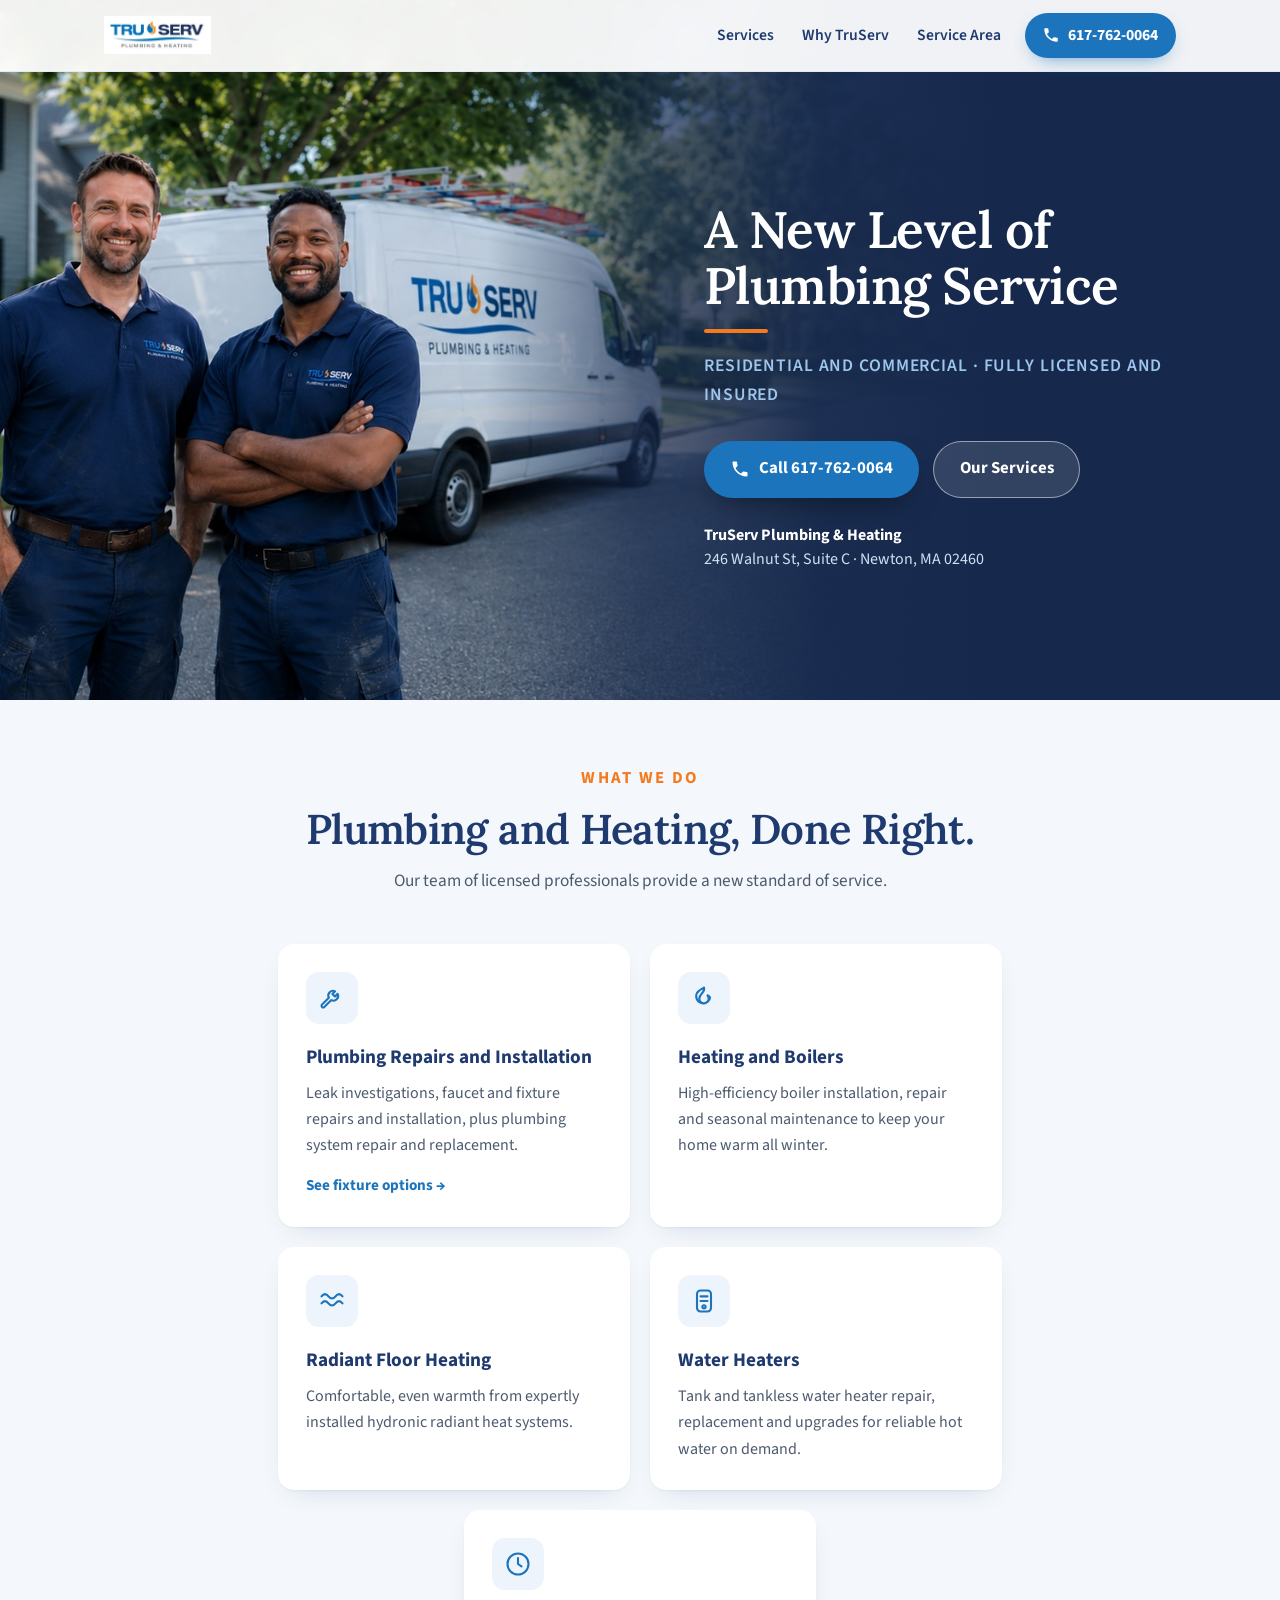
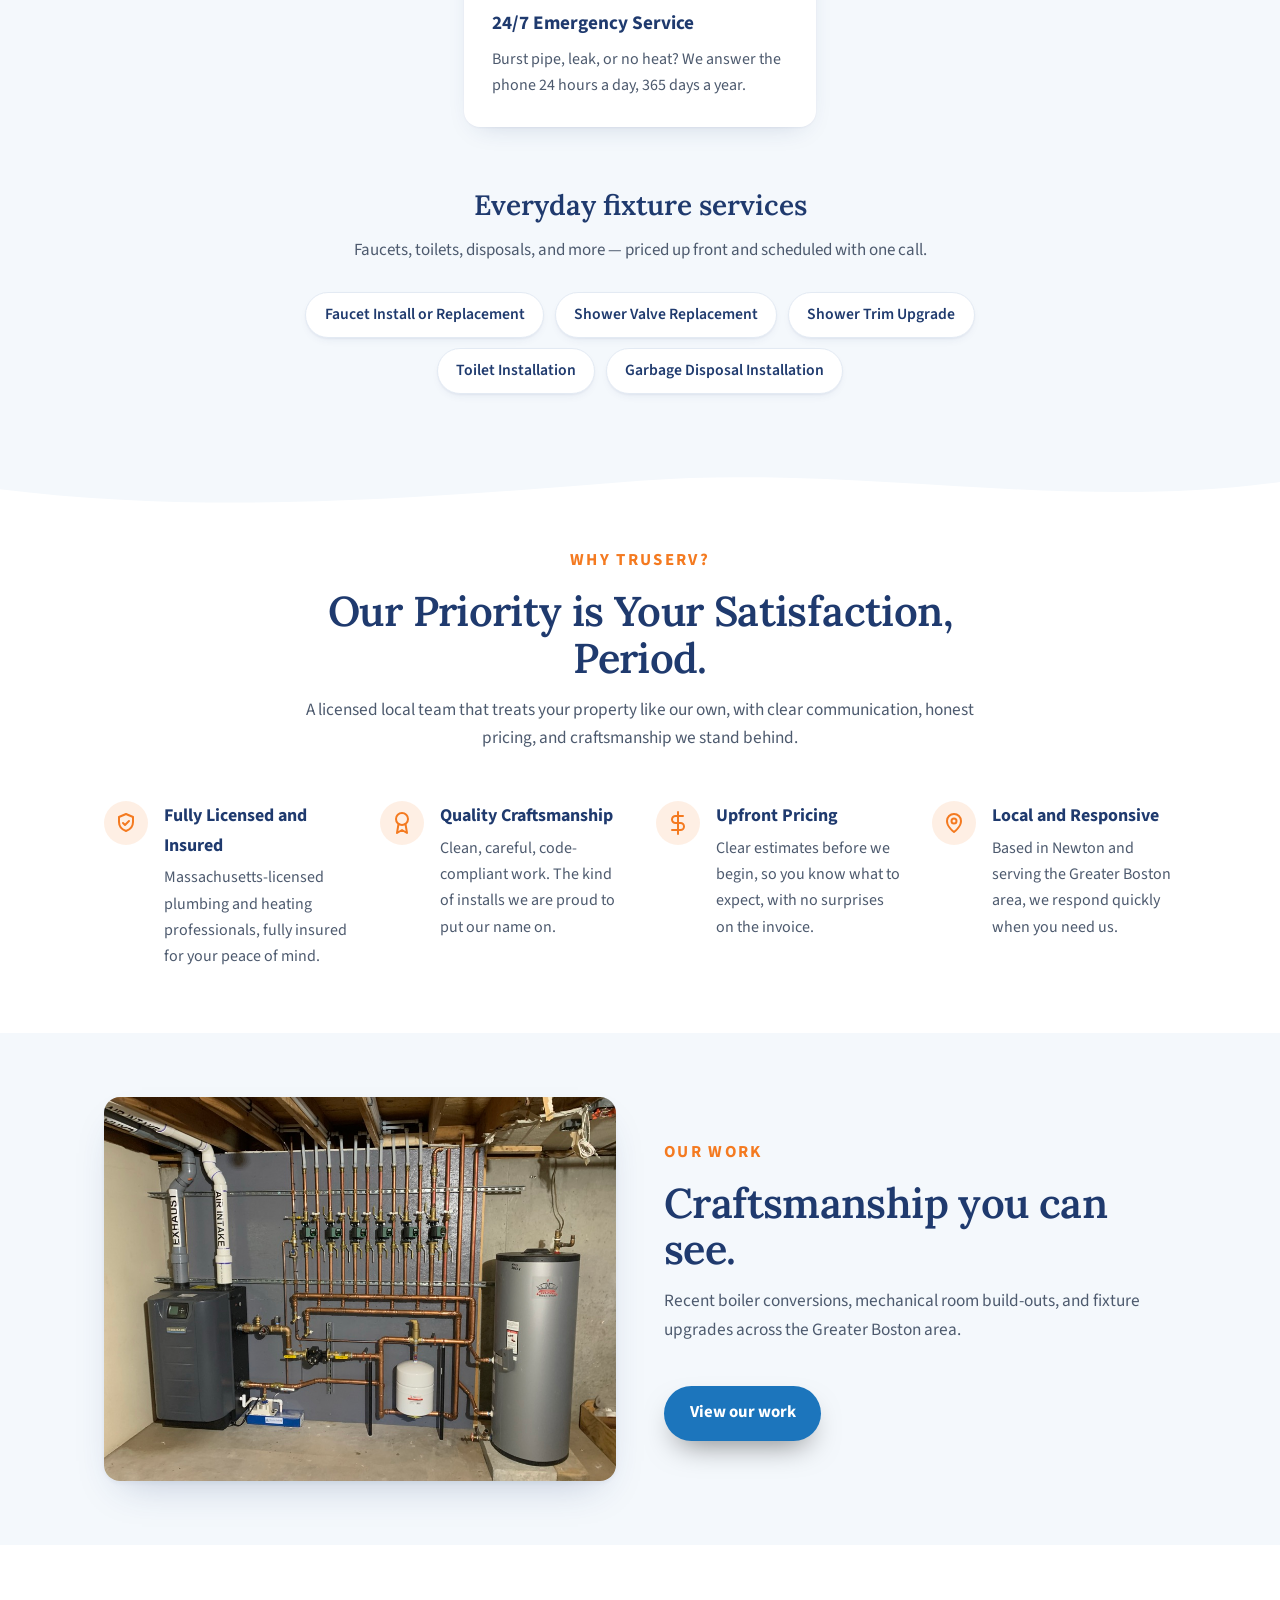
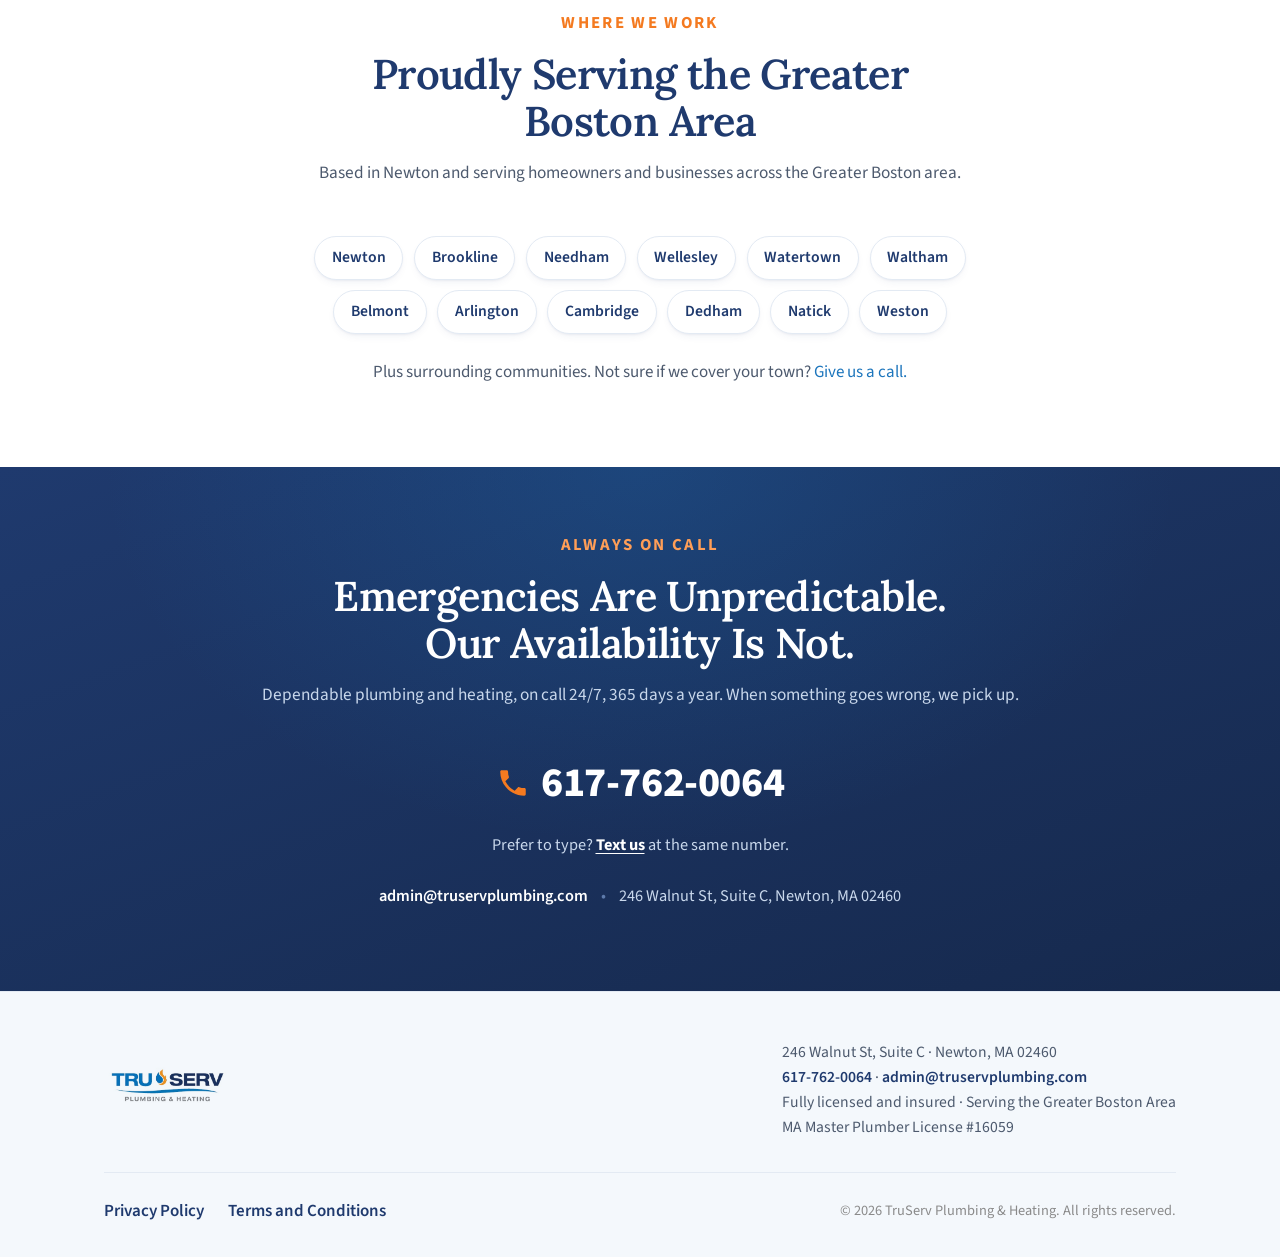
<file: index.html>
<!DOCTYPE html>
<html lang="en">
<head>
  <meta charset="utf-8">
  <meta name="viewport" content="width=device-width, initial-scale=1">
  <title>TruServ Plumbing &amp; Heating | Serving the Greater Boston Area</title>
  <meta name="description" content="Licensed, insured residential and commercial plumbing and heating service for Newton and the Greater Boston suburbs. Boilers, radiant heat, water heaters, repairs, and 24/7 emergency service. Call 617-762-0064.">
  <meta name="theme-color" content="#1C75BC">
  <link rel="icon" href="assets/truserv-logo.jpg">

  <meta property="og:title" content="TruServ Plumbing &amp; Heating">
  <meta property="og:description" content="Licensed, insured plumbing and heating service for the Greater Boston suburbs.">
  <meta property="og:type" content="website">

  <link rel="preconnect" href="https://fonts.googleapis.com">
  <link rel="preconnect" href="https://fonts.gstatic.com" crossorigin>
  <link rel="stylesheet"
        href="https://fonts.googleapis.com/css2?family=Lora:wght@500;600;700&family=Source+Sans+3:wght@400;600;700;800&display=swap">
  <link rel="stylesheet" href="styles.css">
</head>
<body>
  <a class="skip-link" href="#services">Skip to content</a>

  <!-- ===================== NAV ===================== -->
  <nav class="site-nav" aria-label="Primary">
    <div class="nav-inner">
      <a href="#top" aria-label="TruServ Plumbing &amp; Heating, top of page">
        <img class="nav-logo" src="assets/truserv-logo.jpg" alt="TruServ Plumbing &amp; Heating" width="439" height="156">
      </a>
      <ul class="nav-links">
        <li><a href="#services">Services</a></li>
        <li><a href="#why">Why TruServ</a></li>
        <li><a href="#areas">Service Area</a></li>
      </ul>
      <a class="nav-cta" href="tel:+16177620064">
        <svg width="18" height="18" viewBox="0 0 24 24" aria-hidden="true"><path d="M6.6 10.8c1.4 2.8 3.8 5.1 6.6 6.6l2.2-2.2c.3-.3.7-.4 1-.2 1.1.4 2.3.6 3.6.6.6 0 1 .4 1 1V20c0 .6-.4 1-1 1C10.6 21 3 13.4 3 4c0-.6.4-1 1-1h3.5c.6 0 1 .4 1 1 0 1.3.2 2.5.6 3.6.1.4 0 .8-.3 1.1L6.6 10.8z" fill="currentColor"/></svg>
        617-762-0064
      </a>
    </div>
  </nav>

  <main id="top">
    <!-- ===================== HERO ===================== -->
    <header class="hero">
      <div class="hero-media">
        <img src="assets/hero.jpg" alt="TruServ Plumbing &amp; Heating technicians in front of a branded company van" width="1672" height="941">
      </div>
      <div class="hero-panel">
        <div class="hero-content">
          <h1 class="tagline hero-rise d2">A New Level of Plumbing Service</h1>

          <p class="subline hero-rise d3"><span class="subline-seg">Residential and commercial</span><span class="subline-dot" aria-hidden="true"> · </span><span class="subline-seg">Fully licensed and insured</span></p>

          <div class="hero-actions hero-rise d4">
            <a class="btn btn-primary" href="tel:+16177620064">
              <svg width="20" height="20" viewBox="0 0 24 24" aria-hidden="true"><path d="M6.6 10.8c1.4 2.8 3.8 5.1 6.6 6.6l2.2-2.2c.3-.3.7-.4 1-.2 1.1.4 2.3.6 3.6.6.6 0 1 .4 1 1V20c0 .6-.4 1-1 1C10.6 21 3 13.4 3 4c0-.6.4-1 1-1h3.5c.6 0 1 .4 1 1 0 1.3.2 2.5.6 3.6.1.4 0 .8-.3 1.1L6.6 10.8z" fill="currentColor"/></svg>
              Call 617-762-0064
            </a>
            <a class="btn btn-ghost" href="#services">Our Services</a>
          </div>

          <address class="hero-address hero-rise d5">
            <strong>TruServ Plumbing <span class="amp">&amp;</span> Heating</strong><br>
            246 Walnut St, Suite C · Newton, MA 02460
          </address>
        </div>
      </div>
    </header>

    <!-- ===================== SERVICES ===================== -->
    <section class="section tint" id="services">
      <div class="container">
        <div class="section-head reveal">
          <span class="eyebrow">What we do</span>
          <h2 class="section-title">Plumbing and Heating, Done Right.</h2>
          <p class="section-sub">Our team of licensed professionals provide a new standard of service.</p>
        </div>

        <div class="cards reveal stagger" data-stagger="100">
          <article class="card">
            <div class="card-icon">
              <svg viewBox="0 0 24 24" fill="none" stroke="currentColor" stroke-width="1.8" stroke-linecap="round" stroke-linejoin="round" aria-hidden="true"><path d="M14.7 6.3a4 4 0 0 0-5.4 5.4l-6 6a1.5 1.5 0 0 0 2.1 2.1l6-6a4 4 0 0 0 5.4-5.4l-2.3 2.3-2.2-2.2 2.4-2.2z"/></svg>
            </div>
            <h3>Plumbing Repairs and Installation</h3>
            <p>Leak investigations, faucet and fixture repairs and installation, plus plumbing system repair and replacement.</p>
            <button class="card-more" type="button" data-open-fixtures>See fixture options →</button>
          </article>

          <article class="card">
            <div class="card-icon">
              <svg viewBox="0 0 24 24" fill="none" stroke="currentColor" stroke-width="1.8" stroke-linecap="round" stroke-linejoin="round" aria-hidden="true"><path d="M12 3c.7 2.4-.6 3.8-1.7 4.9C9 9.3 8 10.6 8 12.5a4 4 0 0 0 8 .2c0-1.3-.5-2.3-1-3 .8.3 1.6 1 2.2 2A6 6 0 1 1 8 5.6C9.5 4.4 11.2 3.9 12 3z"/></svg>
            </div>
            <h3>Heating and Boilers</h3>
            <p>High-efficiency boiler installation, repair and seasonal maintenance to keep your home warm all winter.</p>
          </article>

          <article class="card">
            <div class="card-icon">
              <svg viewBox="0 0 24 24" fill="none" stroke="currentColor" stroke-width="1.8" stroke-linecap="round" stroke-linejoin="round" aria-hidden="true"><path d="M3 8c2-2.5 4-2.5 6 0s4 2.5 6 0 4-2.5 6 0M3 14c2-2.5 4-2.5 6 0s4 2.5 6 0 4-2.5 6 0"/></svg>
            </div>
            <h3>Radiant Floor Heating</h3>
            <p>Comfortable, even warmth from expertly installed hydronic radiant heat systems.</p>
          </article>

          <article class="card">
            <div class="card-icon">
              <svg viewBox="0 0 24 24" fill="none" stroke="currentColor" stroke-width="1.8" stroke-linecap="round" stroke-linejoin="round" aria-hidden="true"><rect x="6" y="3" width="12" height="18" rx="3"/><path d="M9 8h6M9 12h6"/><circle cx="12" cy="17" r="1.4"/></svg>
            </div>
            <h3>Water Heaters</h3>
            <p>Tank and tankless water heater repair, replacement and upgrades for reliable hot water on demand.</p>
          </article>

          <article class="card">
            <div class="card-icon">
              <svg viewBox="0 0 24 24" fill="none" stroke="currentColor" stroke-width="1.8" stroke-linecap="round" stroke-linejoin="round" aria-hidden="true"><circle cx="12" cy="12" r="9"/><path d="M12 7v5l3 2"/></svg>
            </div>
            <h3>24/7 Emergency Service</h3>
            <p>Burst pipe, leak, or no heat? We answer the phone 24 hours a day, 365 days a year.</p>
          </article>
        </div>

        <!-- Everyday fixture services (condensed) -->
        <div class="flat-rates reveal">
          <div class="flat-rates-head">
            <h3>Everyday fixture services</h3>
            <p>Faucets, toilets, disposals, and more — priced up front and scheduled with one call.</p>
          </div>
          <div class="fixture-btns stagger" data-stagger="60">
            <button type="button" class="fixture-btn" data-open-fixtures>Faucet Install or Replacement</button>
            <button type="button" class="fixture-btn" data-open-fixtures>Shower Valve Replacement</button>
            <button type="button" class="fixture-btn" data-open-fixtures>Shower Trim Upgrade</button>
            <button type="button" class="fixture-btn" data-open-fixtures>Toilet Installation</button>
            <button type="button" class="fixture-btn" data-open-fixtures>Garbage Disposal Installation</button>
          </div>
        </div>
      </div>
    </section>

    <!-- ===================== FIXTURE OPTIONS POP-UP ===================== -->
    <dialog class="fixture-modal" id="fixture-modal" aria-labelledby="fixture-modal-title">
      <div class="fm-head">
        <h3 id="fixture-modal-title">Fixture Installation and Replacement</h3>
        <button type="button" class="fm-close" data-close-fixtures aria-label="Close">&times;</button>
      </div>
      <ul class="fm-list">
        <li>
          <span class="fm-icon" aria-hidden="true"><svg viewBox="0 0 24 24" fill="none" stroke="currentColor" stroke-width="1.8" stroke-linecap="round" stroke-linejoin="round"><path d="M4 12h8a4 4 0 0 1 4 4v1"/><path d="M13 17h6v2h-6z"/><path d="M8 12V8h4v4"/><path d="M7 8h6"/><path d="M16 21v.01"/></svg></span>
          <div><h4>Faucet Install or Replacement</h4><p>Kitchen and bath faucets, installed clean and leak-free.</p></div>
        </li>
        <li>
          <span class="fm-icon" aria-hidden="true"><svg viewBox="0 0 24 24" fill="none" stroke="currentColor" stroke-width="1.8" stroke-linecap="round" stroke-linejoin="round"><circle cx="12" cy="12" r="5"/><path d="M12 7V4M12 20v-3M7 12H4M20 12h-3"/><circle cx="12" cy="12" r="1.6"/></svg></span>
          <div><h4>Shower Valve Replacement</h4><p>Fix inconsistent temperature and worn valves behind the wall.</p></div>
        </li>
        <li>
          <span class="fm-icon" aria-hidden="true"><svg viewBox="0 0 24 24" fill="none" stroke="currentColor" stroke-width="1.8" stroke-linecap="round" stroke-linejoin="round"><path d="M12 4v3"/><path d="M7 10a5 5 0 0 1 10 0v1H7z"/><path d="M8 14v1.5M12 14v1.5M16 14v1.5M10 18v1.5M14 18v1.5"/></svg></span>
          <div><h4>Shower Trim Upgrade</h4><p>Refresh the look and feel of your shower without opening walls.</p></div>
        </li>
        <li>
          <span class="fm-icon" aria-hidden="true"><svg viewBox="0 0 24 24" fill="none" stroke="currentColor" stroke-width="1.8" stroke-linecap="round" stroke-linejoin="round"><rect x="7" y="3" width="10" height="5" rx="1"/><path d="M7 8h10v2a5 5 0 0 1-10 0z"/><path d="M10 15.5 9 20h6l-1-4.5"/></svg></span>
          <div><h4>Toilet Installation</h4><p>New or replacement toilets, set, sealed, and haul-away included.</p></div>
        </li>
        <li>
          <span class="fm-icon" aria-hidden="true"><svg viewBox="0 0 24 24" fill="none" stroke="currentColor" stroke-width="1.8" stroke-linecap="round" stroke-linejoin="round"><path d="M4 4h16v3H4z"/><path d="M9 7v2a3 3 0 0 0 6 0V7"/><rect x="10" y="14" width="4" height="6" rx="1"/><path d="M12 12v2"/></svg></span>
          <div><h4>Garbage Disposal Installation</h4><p>InSinkErator Badger 5 and similar, installed or swapped in a single visit.</p></div>
        </li>
      </ul>
      <div class="fm-footer">
        <p class="fm-footer-label">Ready to schedule?</p>
        <div class="fm-actions">
          <a class="btn btn-primary" href="tel:+16177620064">
            <svg width="18" height="18" viewBox="0 0 24 24" aria-hidden="true"><path d="M6.6 10.8c1.4 2.8 3.8 5.1 6.6 6.6l2.2-2.2c.3-.3.7-.4 1-.2 1.1.4 2.3.6 3.6.6.6 0 1 .4 1 1V20c0 .6-.4 1-1 1C10.6 21 3 13.4 3 4c0-.6.4-1 1-1h3.5c.6 0 1 .4 1 1 0 1.3.2 2.5.6 3.6.1.4 0 .8-.3 1.1L6.6 10.8z" fill="currentColor"/></svg>
            Call
          </a>
          <a class="btn fm-btn-outline" href="sms:+16177620064">Text us</a>
          <!-- Book online (Housecall Pro): set the href to the HCP online-booking
               link and remove the `hidden` attribute to enable. -->
          <a class="btn fm-btn-outline" id="book-online-btn" href="#" hidden>Book online</a>
        </div>
      </div>
    </dialog>

    <div class="wave-divider" aria-hidden="true">
      <svg viewBox="0 0 1440 100" preserveAspectRatio="none" xmlns="http://www.w3.org/2000/svg">
        <path d="M0,52 C240,96 480,66 720,38 C960,10 1200,90 1440,40 L1440,0 L0,0 Z" fill="#f4f8fc"/>
      </svg>
    </div>

    <!-- ===================== WHY US ===================== -->
    <section class="section" id="why">
      <div class="container">
        <div class="section-head reveal">
          <span class="eyebrow">Why TruServ?</span>
          <h2 class="section-title">Our Priority is Your Satisfaction, Period.</h2>
          <p class="section-sub">A licensed local team that treats your property like our own, with clear communication, honest pricing, and craftsmanship we stand behind.</p>
        </div>

        <div class="features reveal stagger" data-stagger="90">
          <div class="feature">
            <span class="feature-mark"><svg viewBox="0 0 24 24" fill="none" stroke="currentColor" stroke-width="2" stroke-linecap="round" stroke-linejoin="round" aria-hidden="true"><path d="M12 3l7 3v5c0 4.5-3 7.5-7 9-4-1.5-7-4.5-7-9V6l7-3z"/><path d="M9 12l2 2 4-4"/></svg></span>
            <div><h3>Fully Licensed and Insured</h3><p>Massachusetts-licensed plumbing and heating professionals, fully insured for your peace of mind.</p></div>
          </div>
          <div class="feature">
            <span class="feature-mark"><svg viewBox="0 0 24 24" fill="none" stroke="currentColor" stroke-width="2" stroke-linecap="round" stroke-linejoin="round" aria-hidden="true"><circle cx="12" cy="8" r="6"/><path d="M15.477 12.89 17 22l-5-3-5 3 1.523-9.11"/></svg></span>
            <div><h3>Quality Craftsmanship</h3><p>Clean, careful, code-compliant work. The kind of installs we are proud to put our name on.</p></div>
          </div>
          <div class="feature">
            <span class="feature-mark"><svg viewBox="0 0 24 24" fill="none" stroke="currentColor" stroke-width="2" stroke-linecap="round" stroke-linejoin="round" aria-hidden="true"><line x1="12" y1="1" x2="12" y2="23"/><path d="M17 5H9.5a3.5 3.5 0 0 0 0 7h5a3.5 3.5 0 0 1 0 7H6"/></svg></span>
            <div><h3>Upfront Pricing</h3><p>Clear estimates before we begin, so you know what to expect, with no surprises on the invoice.</p></div>
          </div>
          <div class="feature">
            <span class="feature-mark"><svg viewBox="0 0 24 24" fill="none" stroke="currentColor" stroke-width="2" stroke-linecap="round" stroke-linejoin="round" aria-hidden="true"><path d="M12 21s-7-5.2-7-11a7 7 0 0 1 14 0c0 5.8-7 11-7 11z"/><circle cx="12" cy="10" r="2.5"/></svg></span>
            <div><h3>Local and Responsive</h3><p>Based in Newton and serving the Greater Boston area, we respond quickly when you need us.</p></div>
          </div>
        </div>
      </div>
    </section>

    <!-- ===================== OUR WORK ===================== -->
    <section class="section tint" id="work">
      <div class="container">
        <div class="work-teaser reveal">
          <a class="work-teaser-img" href="gallery.html" aria-label="View our work gallery">
            <img src="assets/work-1.jpg" alt="High-efficiency boiler, copper manifold, and indirect water heater installed by TruServ" loading="lazy">
          </a>
          <div class="work-teaser-body">
            <span class="eyebrow">Our work</span>
            <h2 class="section-title">Craftsmanship you can see.</h2>
            <p class="section-sub">Recent boiler conversions, mechanical room build-outs, and fixture upgrades across the Greater Boston area.</p>
            <a class="btn btn-primary work-teaser-cta" href="gallery.html">View our work</a>
          </div>
        </div>
      </div>
    </section>

    <!-- ===================== SERVICE AREA ===================== -->
    <section class="section" id="areas">
      <div class="container">
        <div class="section-head reveal">
          <span class="eyebrow">Where we work</span>
          <h2 class="section-title">Proudly Serving the Greater Boston Area</h2>
          <p class="section-sub">Based in Newton and serving homeowners and businesses across the Greater Boston area.</p>
        </div>
        <div class="areas reveal stagger" data-stagger="45">
          <span class="area-chip">Newton</span>
          <span class="area-chip">Brookline</span>
          <span class="area-chip">Needham</span>
          <span class="area-chip">Wellesley</span>
          <span class="area-chip">Watertown</span>
          <span class="area-chip">Waltham</span>
          <span class="area-chip">Belmont</span>
          <span class="area-chip">Arlington</span>
          <span class="area-chip">Cambridge</span>
          <span class="area-chip">Dedham</span>
          <span class="area-chip">Natick</span>
          <span class="area-chip">Weston</span>
        </div>
        <p class="areas-note reveal">Plus surrounding communities. Not sure if we cover your town? <a href="tel:+16177620064">Give us a call.</a></p>
      </div>
    </section>

    <!-- ===================== CTA ===================== -->
    <section class="section navy cta">
      <div class="container reveal">
        <span class="eyebrow">Always on call</span>
        <h2 class="section-title">Emergencies Are Unpredictable.<br>Our Availability Is Not.</h2>
        <p class="section-sub">Dependable plumbing and heating, on call 24/7, 365 days a year. When something goes wrong, we pick up.</p>
        <a class="cta-phone" href="tel:+16177620064">
          <svg width="34" height="34" viewBox="0 0 24 24" aria-hidden="true"><path d="M6.6 10.8c1.4 2.8 3.8 5.1 6.6 6.6l2.2-2.2c.3-.3.7-.4 1-.2 1.1.4 2.3.6 3.6.6.6 0 1 .4 1 1V20c0 .6-.4 1-1 1C10.6 21 3 13.4 3 4c0-.6.4-1 1-1h3.5c.6 0 1 .4 1 1 0 1.3.2 2.5.6 3.6.1.4 0 .8-.3 1.1L6.6 10.8z" fill="currentColor"/></svg>
          617-762-0064
        </a>
        <p class="cta-text-line">Prefer to type? <a href="sms:+16177620064">Text us</a> at the same number.</p>
        <p class="cta-meta">
          <a class="cta-email" href="mailto:admin@truservplumbing.com">admin@truservplumbing.com</a>
          <span class="cta-divider" aria-hidden="true">•</span>
          <span class="cta-address">246 Walnut St, Suite C, Newton, MA 02460</span>
        </p>
      </div>
    </section>
  </main>

  <!-- ===================== FOOTER ===================== -->
  <footer class="site-footer">
    <div class="container">
      <div class="footer-grid">
        <div class="footer-brand">
          <img src="assets/truserv-logo.jpg" alt="TruServ Plumbing &amp; Heating" width="439" height="156">
        </div>
        <address class="footer-contact">
          246 Walnut St, Suite C · Newton, MA 02460<br>
          <a href="tel:+16177620064">617-762-0064</a> ·
          <a href="mailto:admin@truservplumbing.com">admin@truservplumbing.com</a><br>
          Fully licensed and insured · Serving the Greater Boston Area<br>
          MA Master Plumber License #16059
        </address>
      </div>
      <div class="footer-bottom">
        <ul class="footer-links">
          <li><a href="privacy.html">Privacy Policy</a></li>
          <li><a href="terms.html">Terms and Conditions</a></li>
        </ul>
        <p class="copyright">© 2026 TruServ Plumbing <span class="amp">&amp;</span> Heating. All rights reserved.</p>
      </div>
    </div>
  </footer>

  <script src="app.js" defer></script>
</body>
</html>
</file>
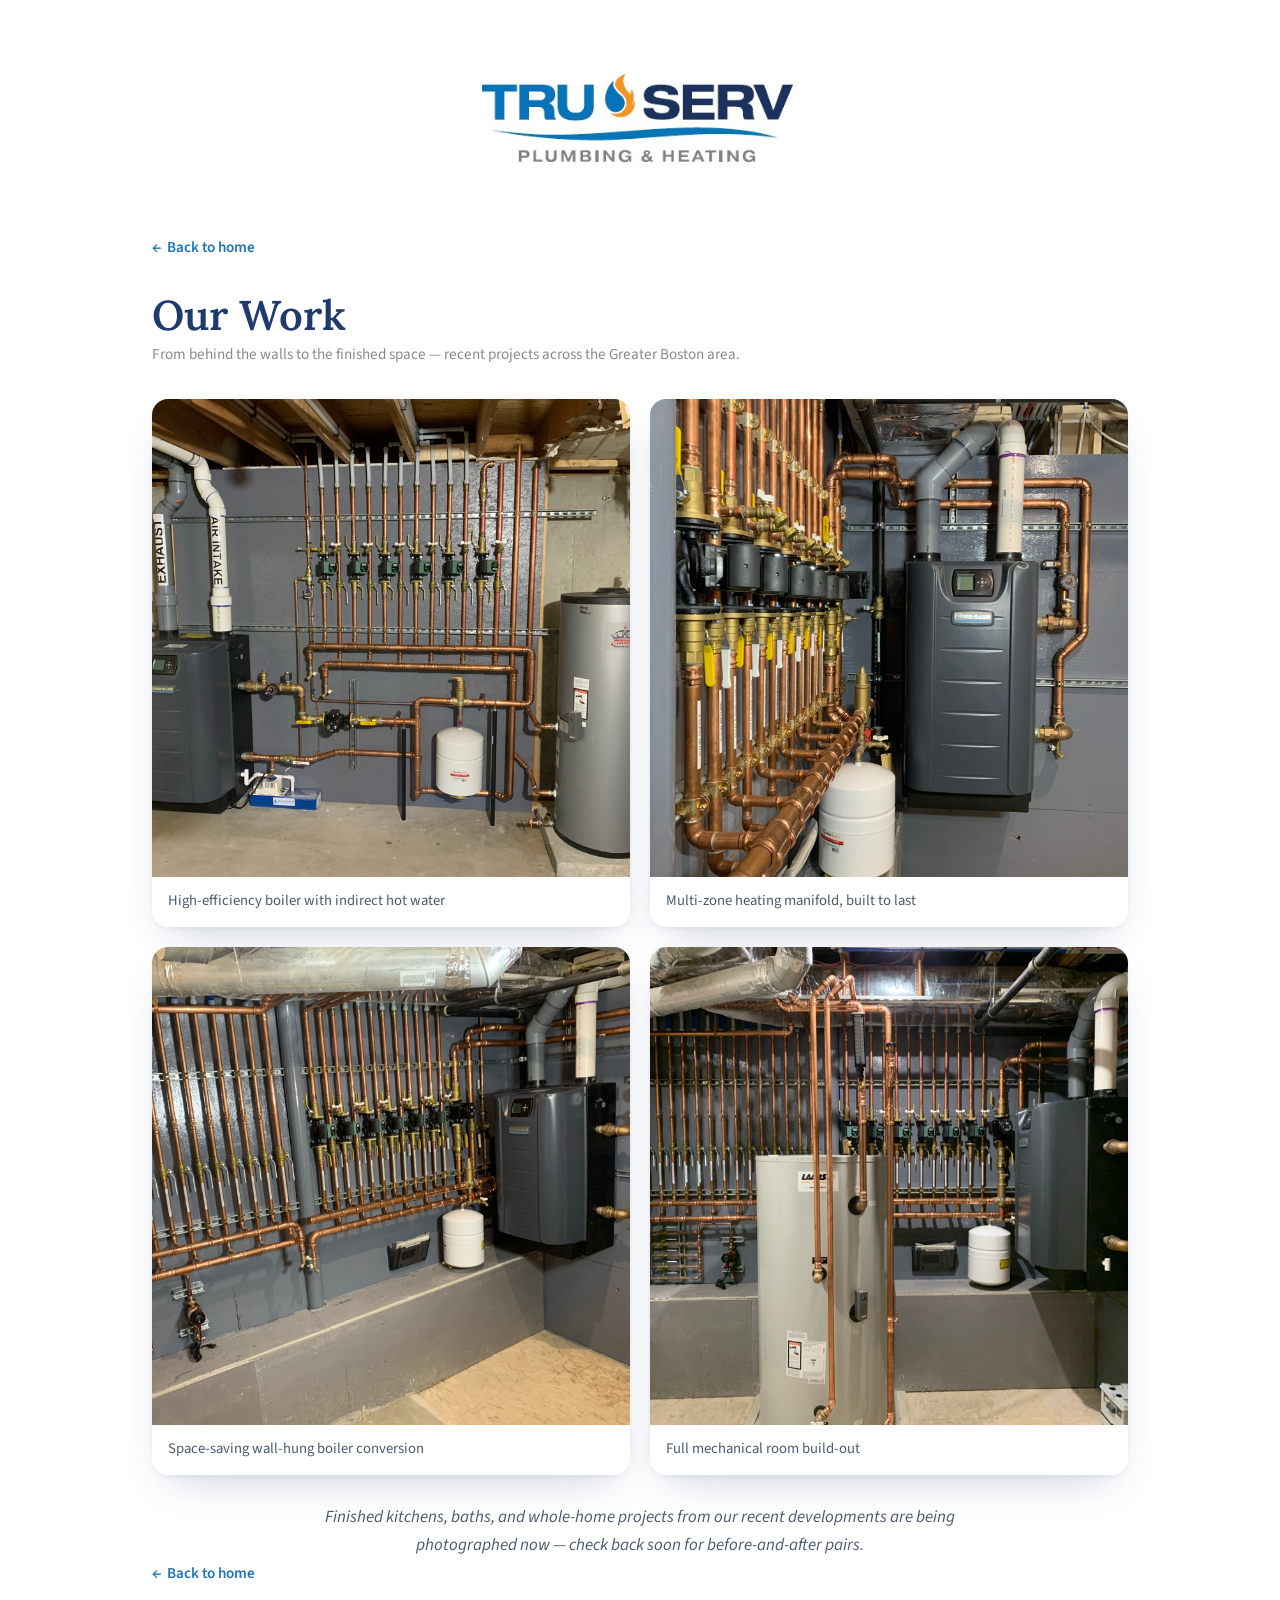
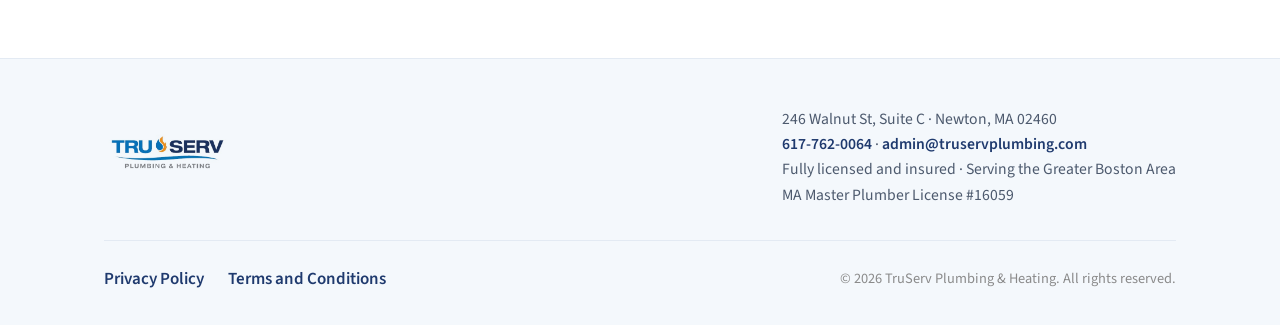
<file: gallery.html>
<!DOCTYPE html>
<html lang="en">
<head>
  <meta charset="utf-8">
  <meta name="viewport" content="width=device-width, initial-scale=1">
  <title>Our Work | TruServ Plumbing &amp; Heating</title>
  <meta name="description" content="Recent plumbing and heating projects by TruServ Plumbing &amp; Heating — boiler conversions, mechanical room build-outs, and fixture upgrades across the Greater Boston area.">
  <meta name="theme-color" content="#1C75BC">
  <link rel="icon" href="assets/truserv-logo.jpg">

  <link rel="preconnect" href="https://fonts.googleapis.com">
  <link rel="preconnect" href="https://fonts.gstatic.com" crossorigin>
  <link rel="stylesheet"
        href="https://fonts.googleapis.com/css2?family=Lora:wght@500;600;700&family=Source+Sans+3:wght@400;600;700&display=swap">
  <link rel="stylesheet" href="styles.css">
</head>
<body>
  <header class="site-header">
    <a href="index.html" aria-label="TruServ Plumbing &amp; Heating, home">
      <img class="logo" src="assets/truserv-logo.jpg"
           alt="TruServ Plumbing &amp; Heating logo"
           width="439" height="156">
    </a>
  </header>

  <main class="doc">
    <a class="back-link" href="index.html">Back to home</a>

    <h1>Our Work</h1>
    <p class="updated">From behind the walls to the finished space — recent projects across the Greater Boston area.</p>

    <!-- GALLERY — to add a photo: copy a <figure> block, set the image
         file and a one-line caption. Newest first. -->
    <div class="gallery gallery-page">
      <figure class="shot">
        <div class="shot-img"><img src="assets/work-1.jpg" alt="High-efficiency boiler, copper manifold, and indirect water heater installed by TruServ" loading="lazy"></div>
        <figcaption>High-efficiency boiler with indirect hot water</figcaption>
      </figure>
      <figure class="shot">
        <div class="shot-img"><img src="assets/work-2.jpg" alt="Copper heating manifold with circulator pumps" loading="lazy"></div>
        <figcaption>Multi-zone heating manifold, built to last</figcaption>
      </figure>
      <figure class="shot">
        <div class="shot-img"><img src="assets/work-3.jpg" alt="Wall-hung boiler with clean copper distribution piping" loading="lazy"></div>
        <figcaption>Space-saving wall-hung boiler conversion</figcaption>
      </figure>
      <figure class="shot">
        <div class="shot-img"><img src="assets/work-4.jpg" alt="Mechanical room with boiler, indirect tank, and radiant distribution" loading="lazy"></div>
        <figcaption>Full mechanical room build-out</figcaption>
      </figure>
    </div>
    <p class="gallery-note">Finished kitchens, baths, and whole-home projects from our recent developments are being photographed now — check back soon for before-and-after pairs.</p>

    <a class="back-link" href="index.html">Back to home</a>
  </main>

  <footer class="site-footer">
    <div class="container">
      <div class="footer-grid">
        <div class="footer-brand">
          <img src="assets/truserv-logo.jpg" alt="TruServ Plumbing &amp; Heating" width="439" height="156">
        </div>
        <address class="footer-contact">
          246 Walnut St, Suite C · Newton, MA 02460<br>
          <a href="tel:+16177620064">617-762-0064</a> ·
          <a href="mailto:admin@truservplumbing.com">admin@truservplumbing.com</a><br>
          Fully licensed and insured · Serving the Greater Boston Area<br>
          MA Master Plumber License #16059
        </address>
      </div>
      <div class="footer-bottom">
        <ul class="footer-links">
          <li><a href="privacy.html">Privacy Policy</a></li>
          <li><a href="terms.html">Terms and Conditions</a></li>
        </ul>
        <p class="copyright">© 2026 TruServ Plumbing <span class="amp">&amp;</span> Heating. All rights reserved.</p>
      </div>
    </div>
  </footer>
</body>
</html>
</file>
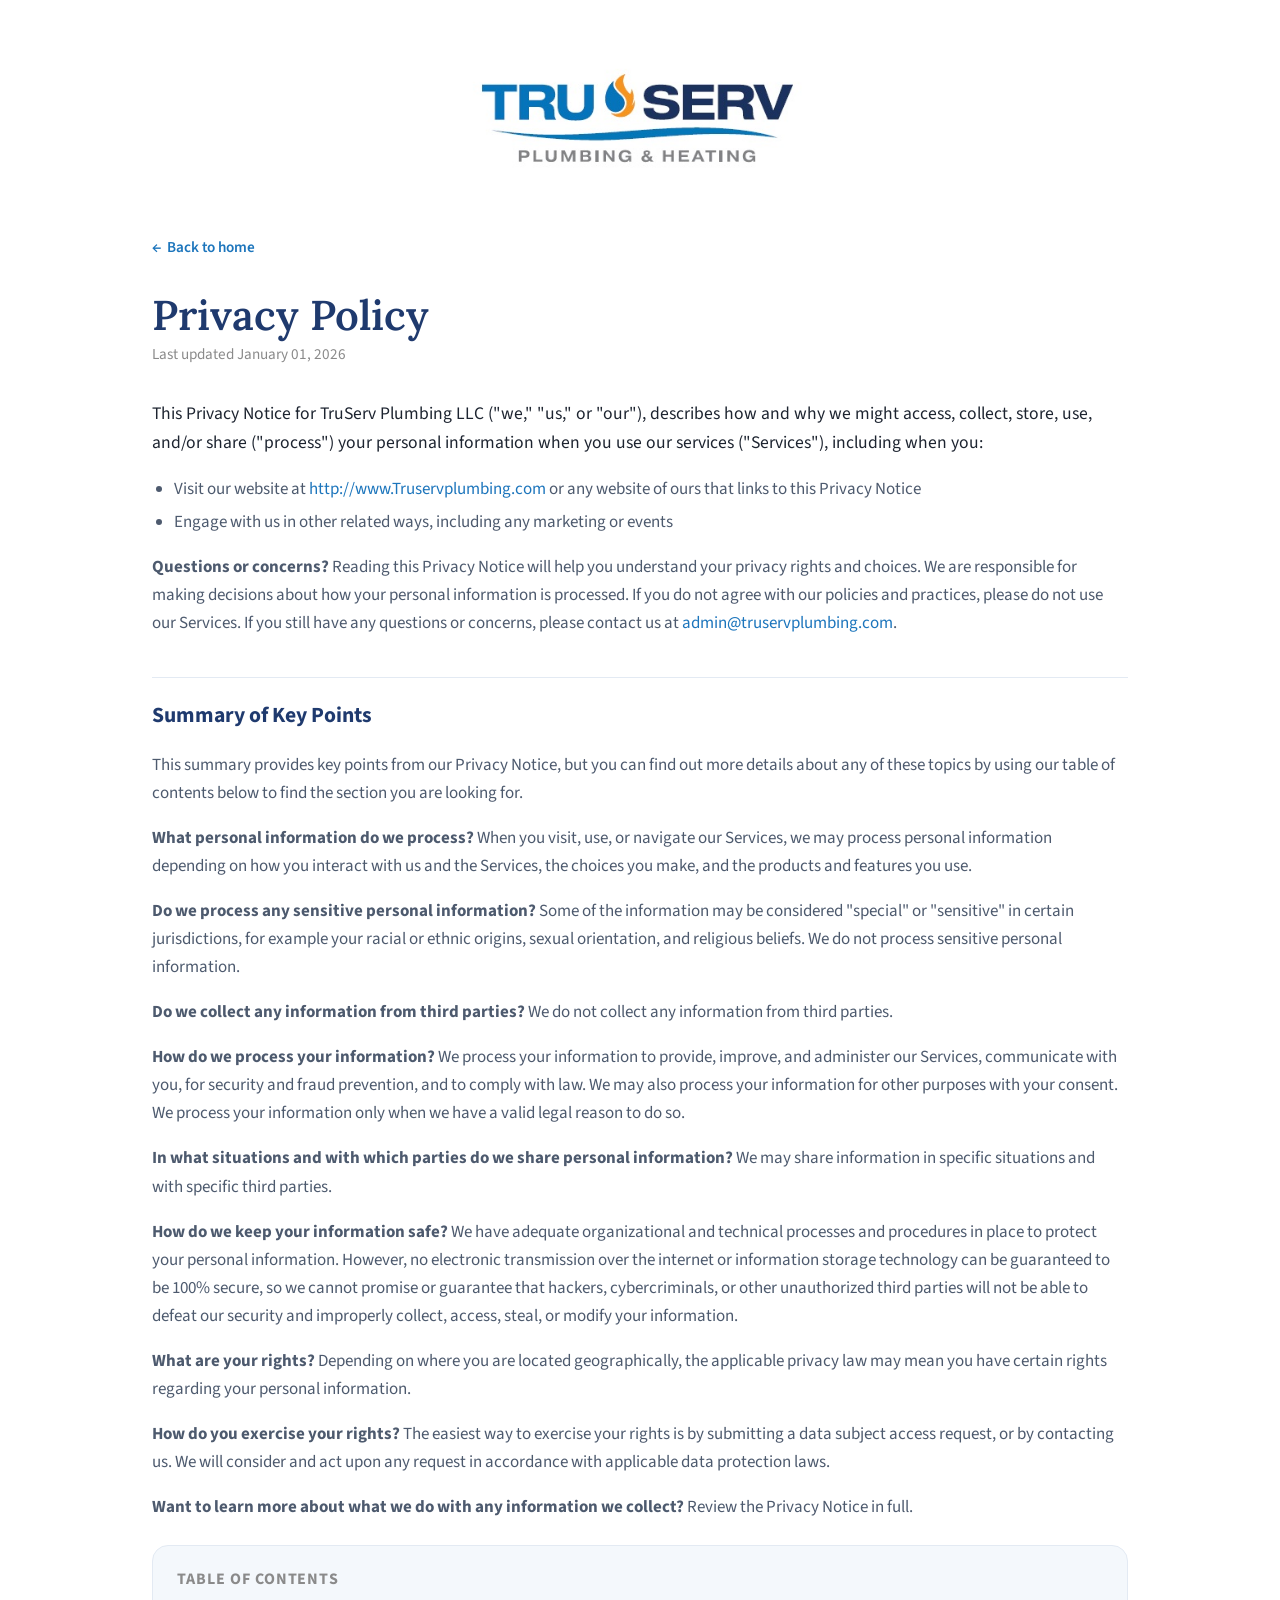
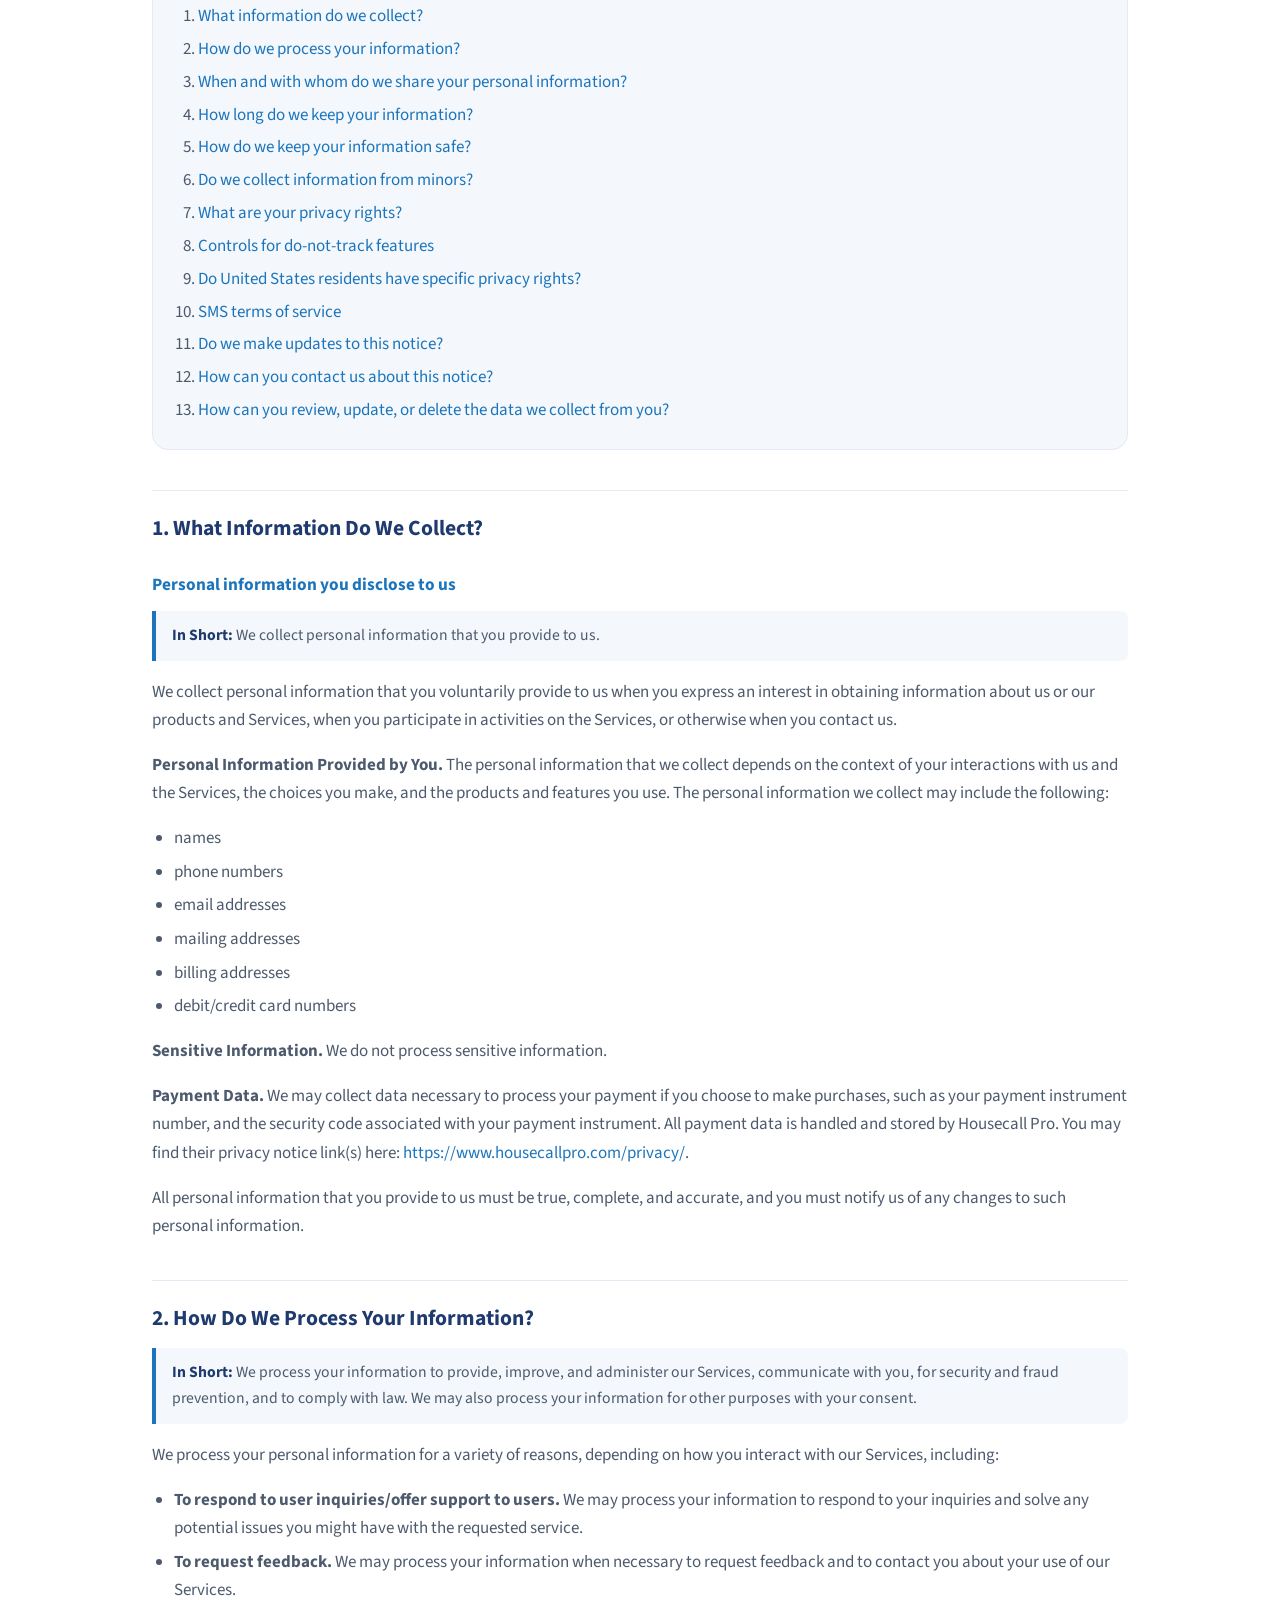
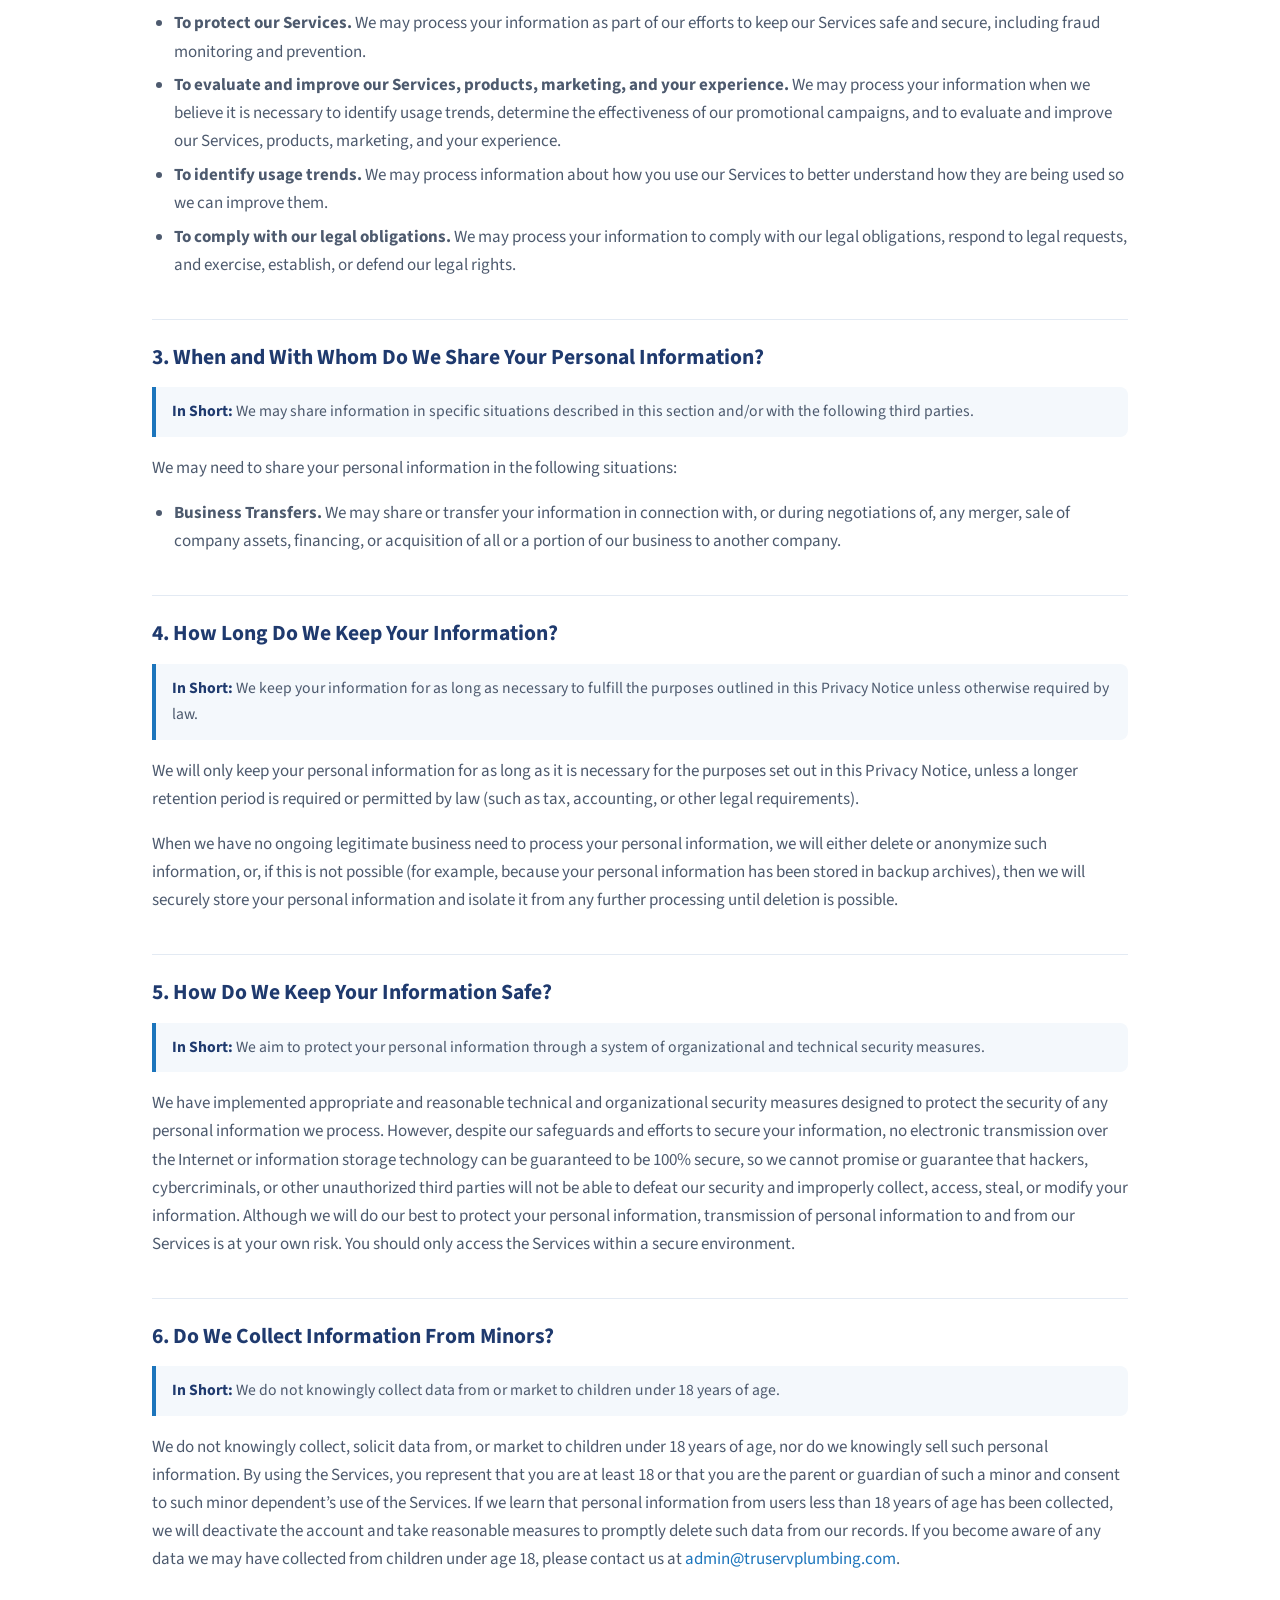
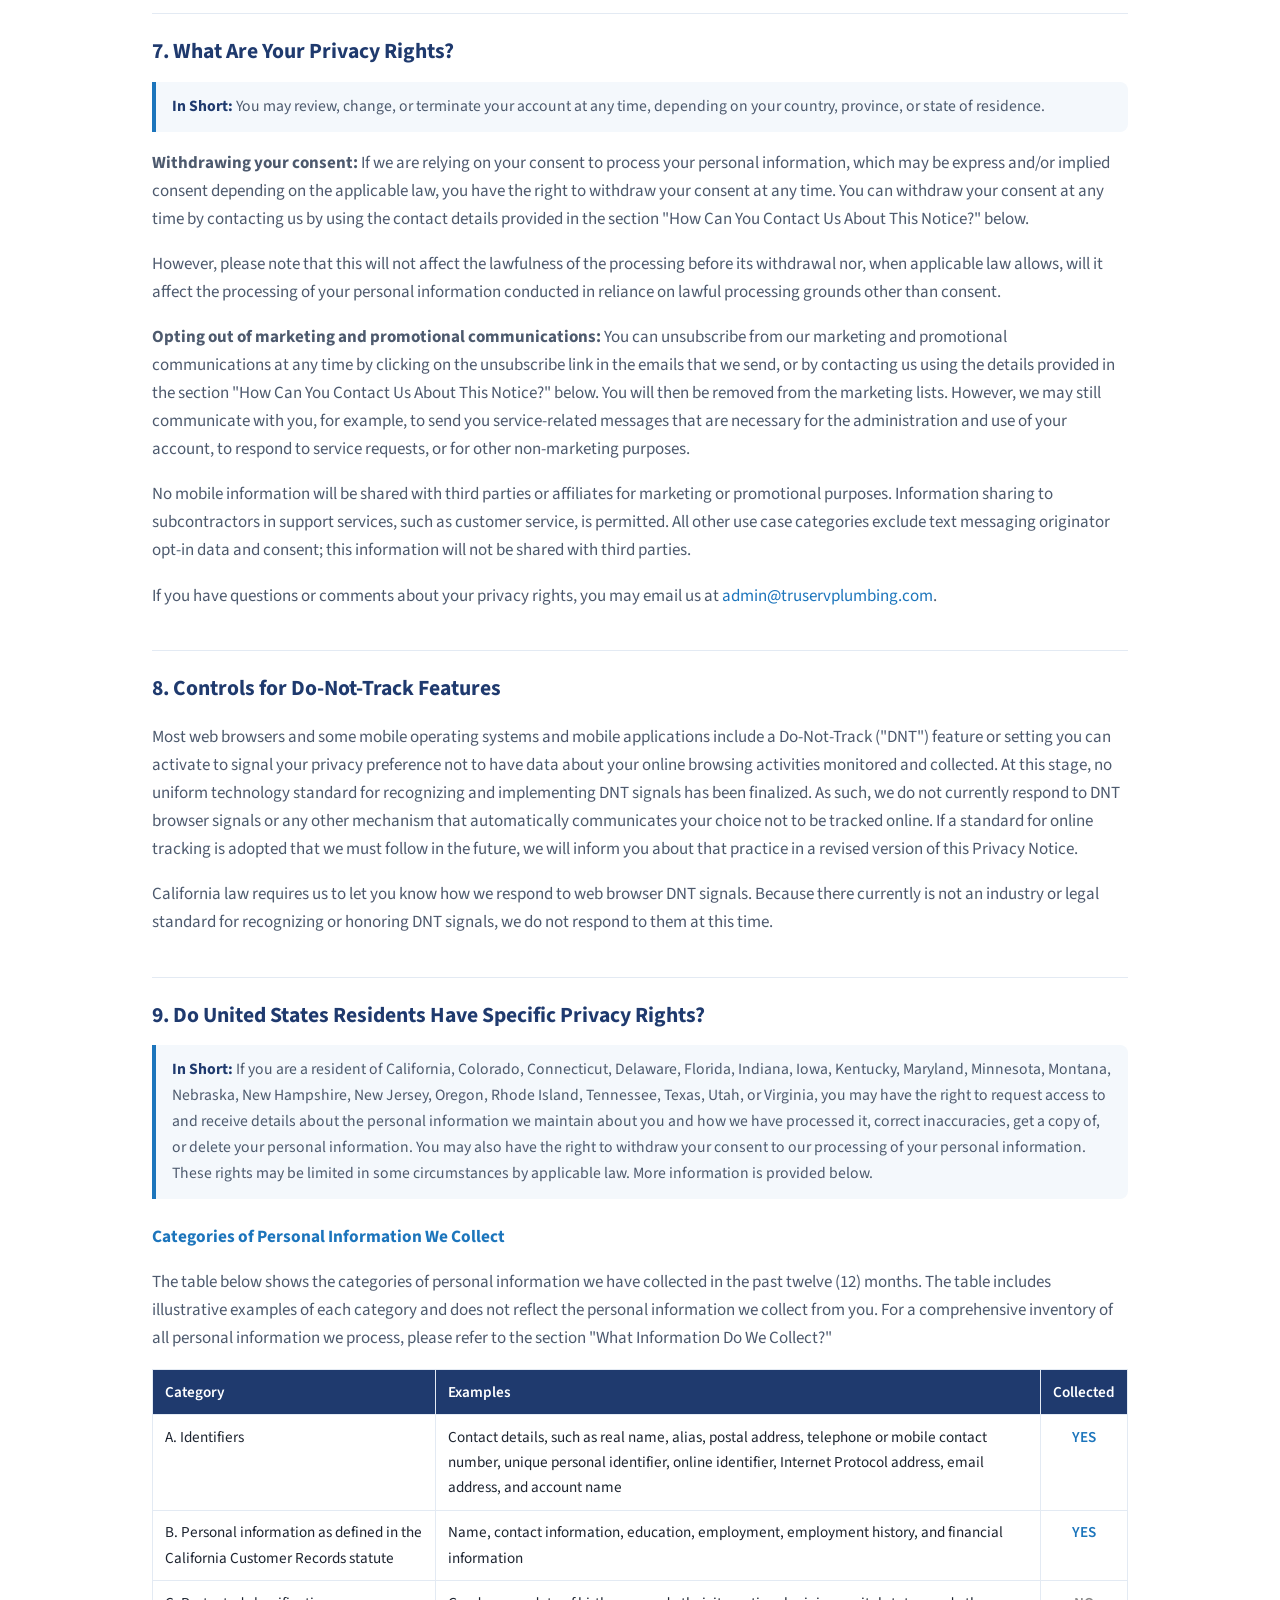
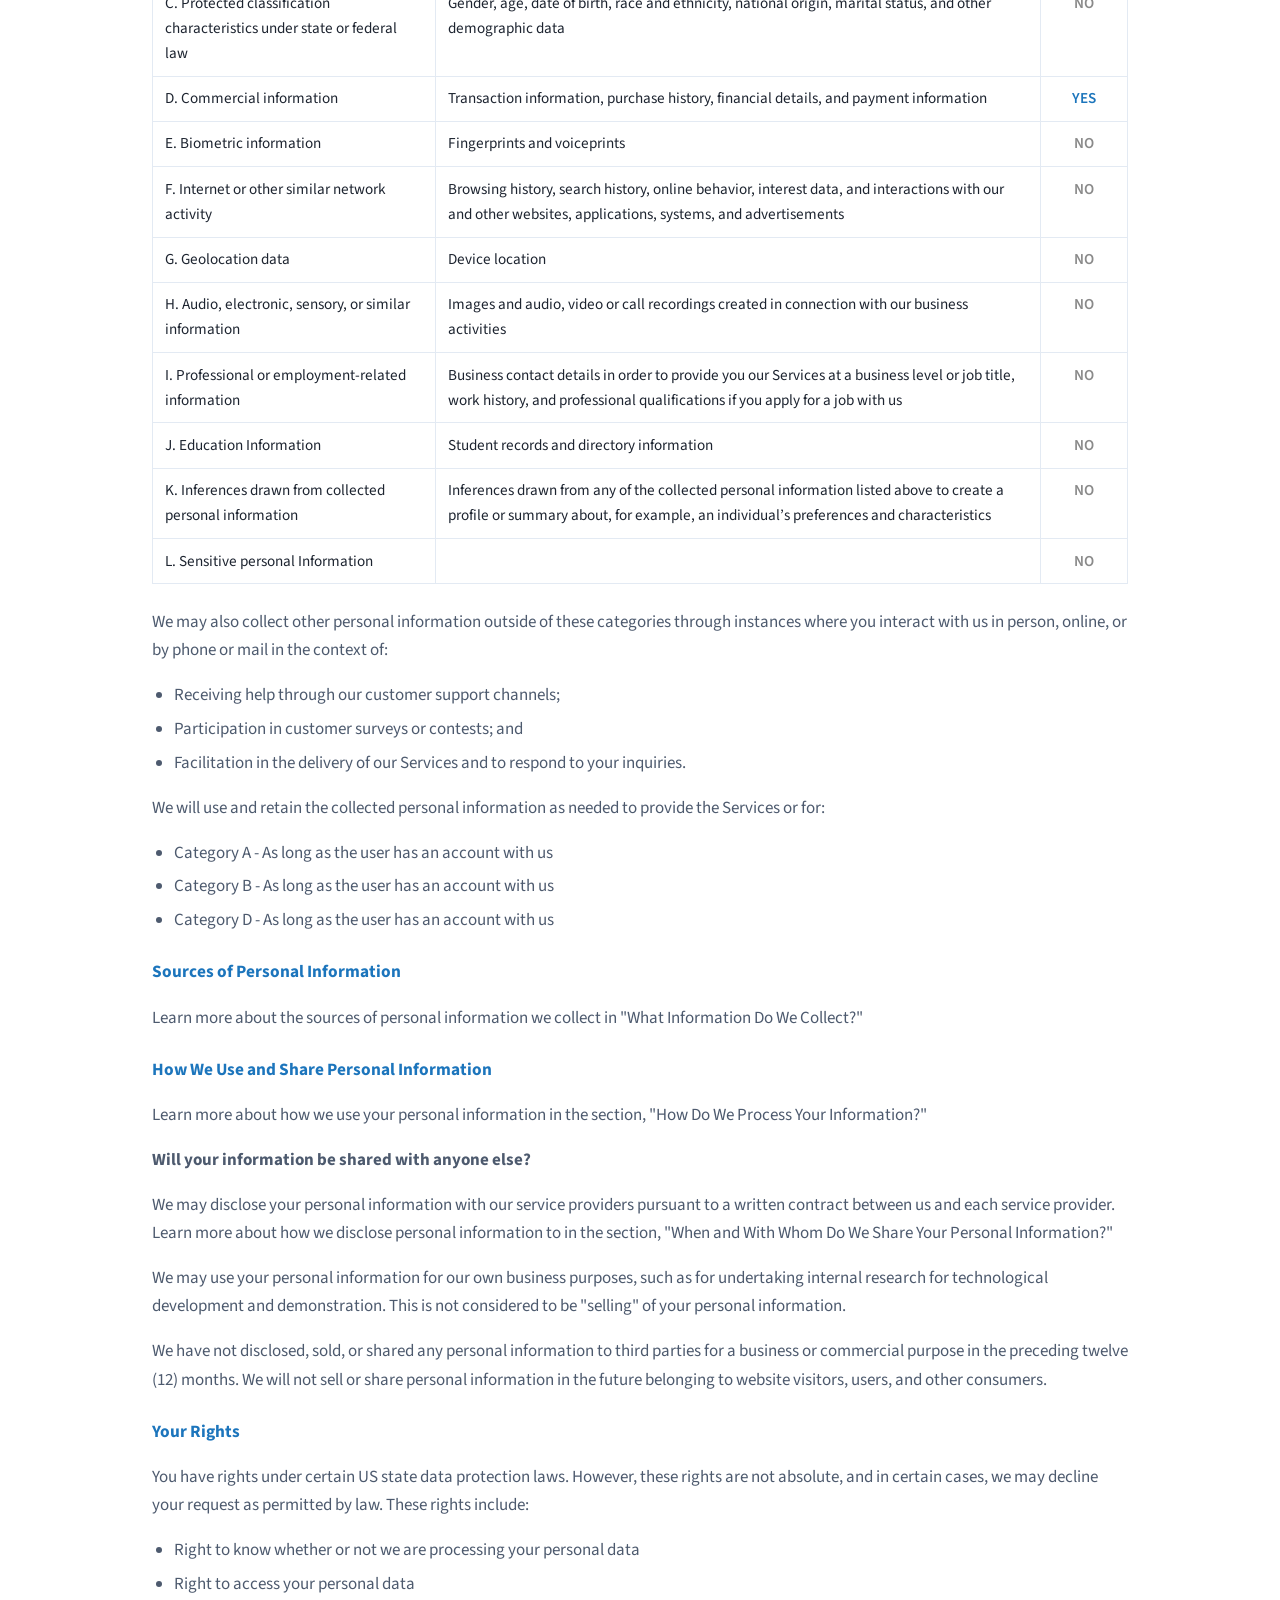
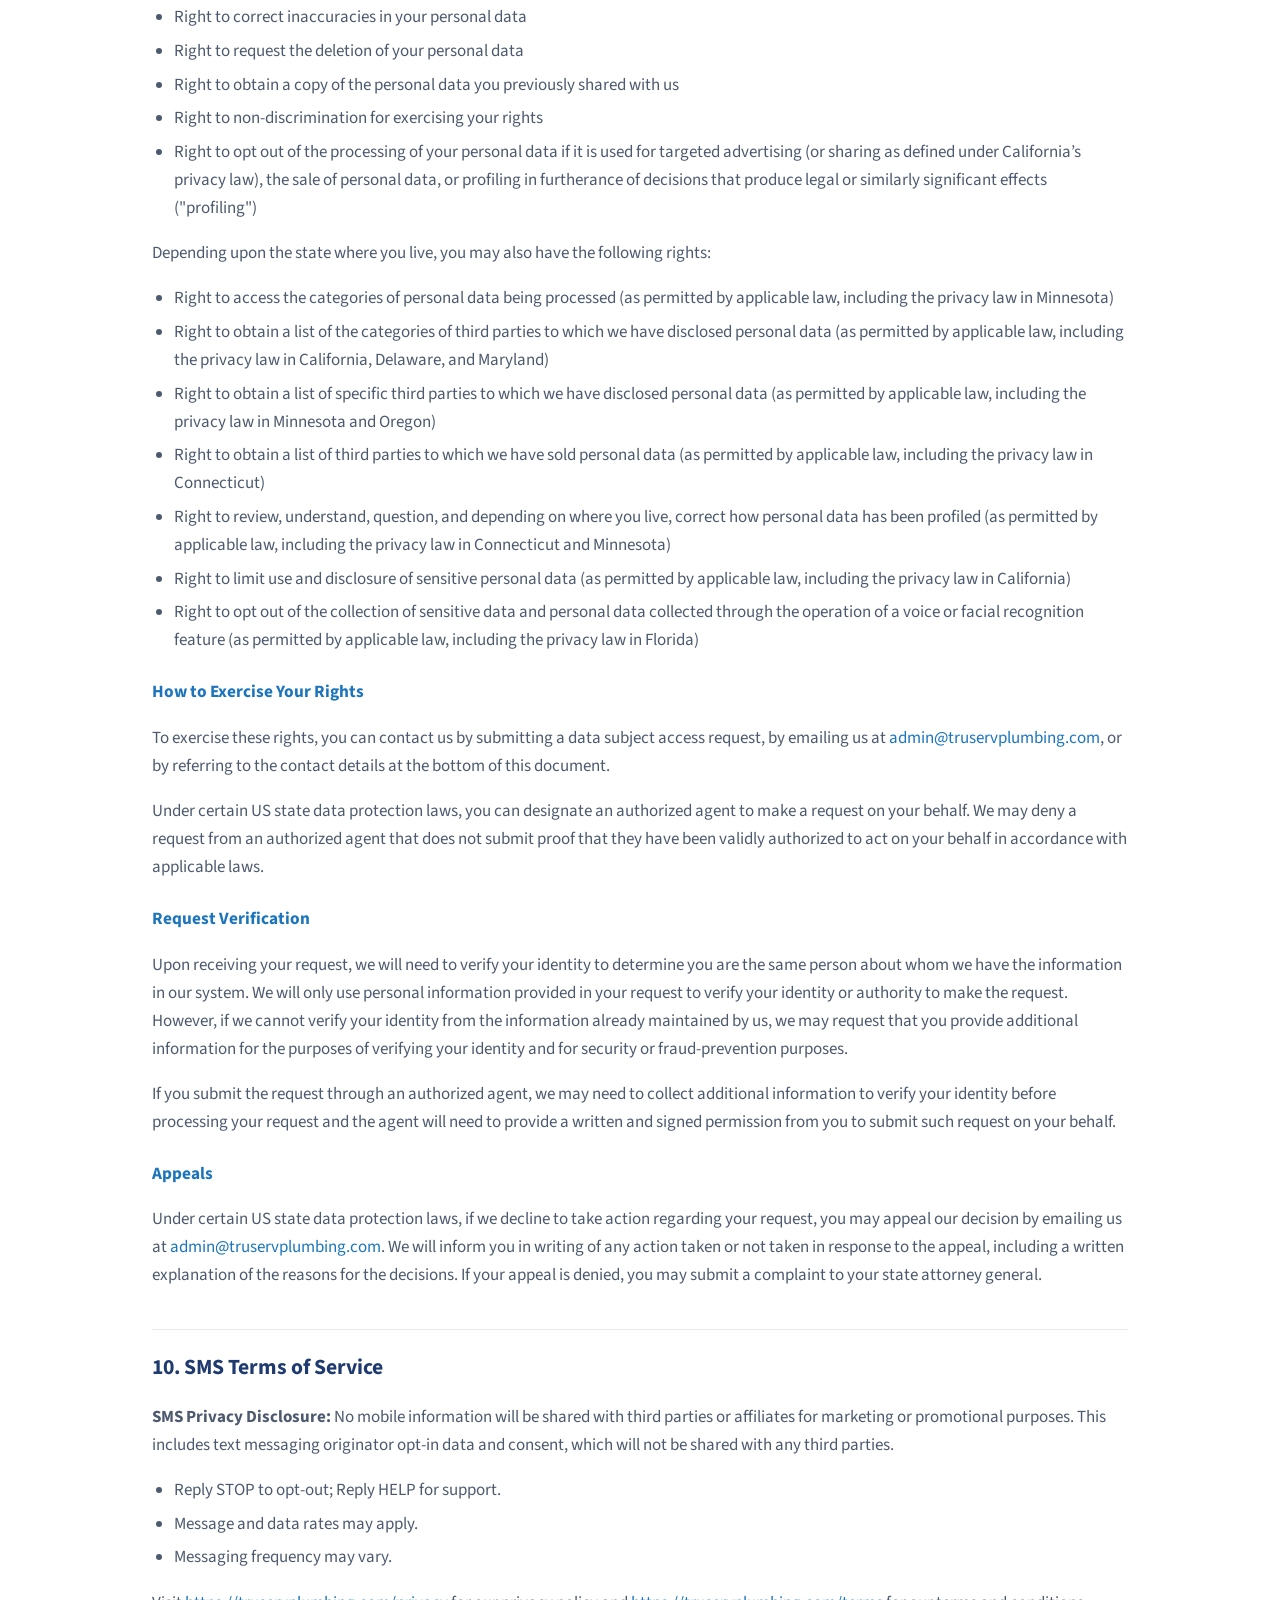
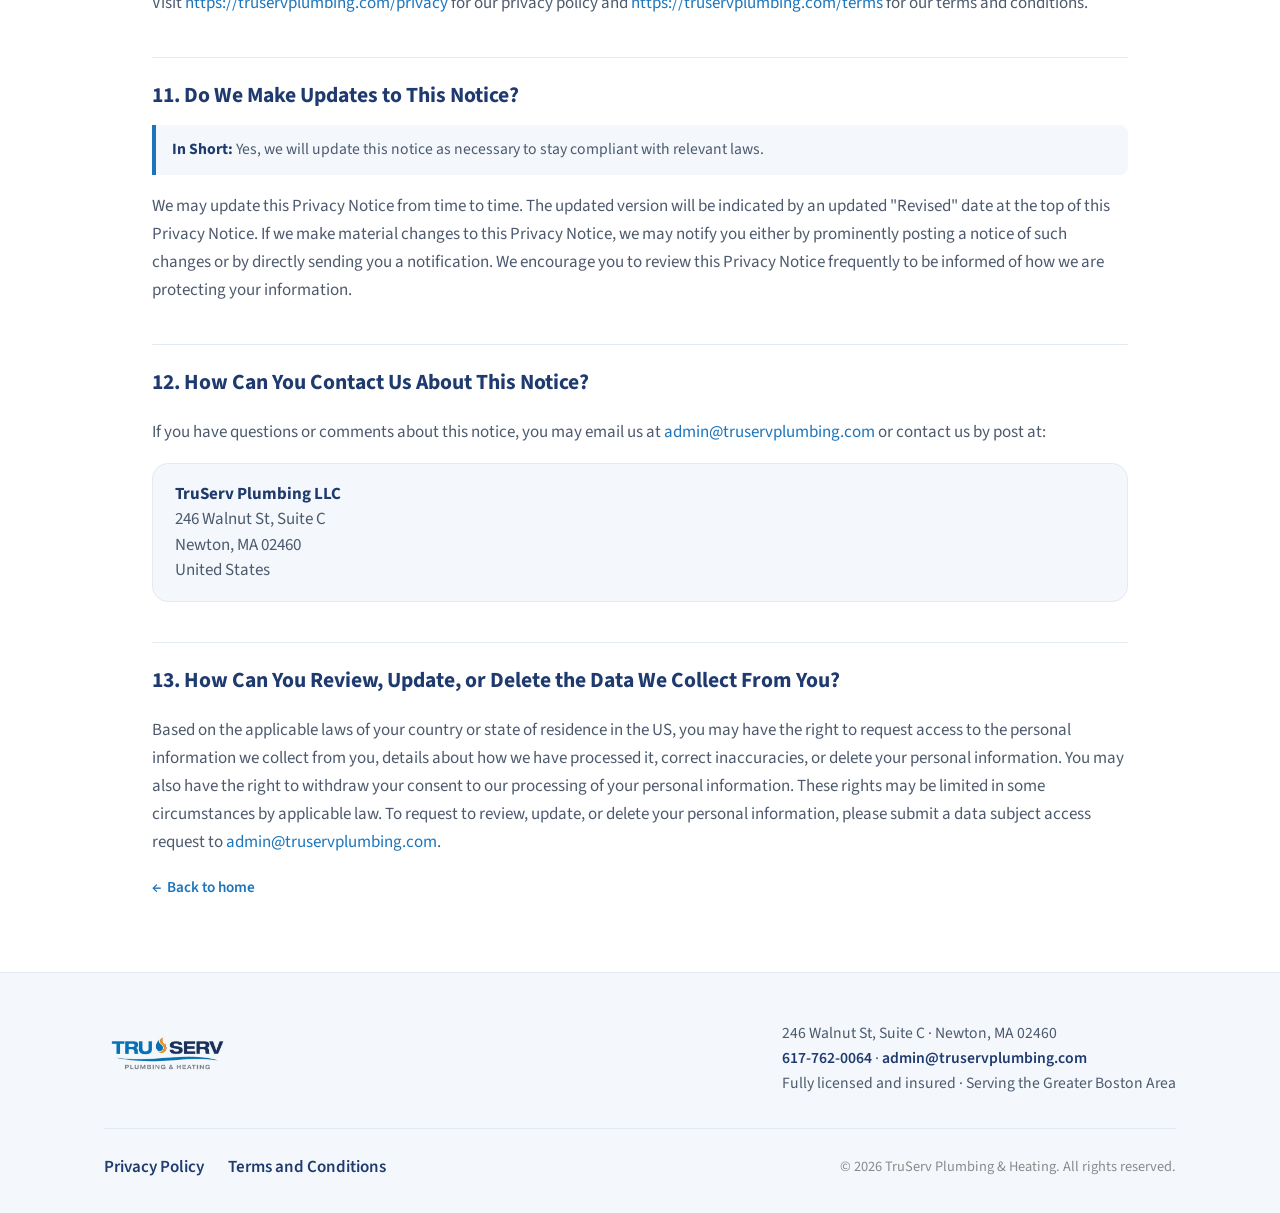
<file: privacy.html>
<!DOCTYPE html>
<html lang="en">
<head>
  <meta charset="utf-8">
  <meta name="viewport" content="width=device-width, initial-scale=1">
  <title>Privacy Policy | TruServ Plumbing &amp; Heating</title>
  <meta name="description" content="Privacy Policy for TruServ Plumbing LLC.">
  <meta name="theme-color" content="#1C75BC">
  <link rel="icon" href="assets/truserv-logo.jpg">

  <link rel="preconnect" href="https://fonts.googleapis.com">
  <link rel="preconnect" href="https://fonts.gstatic.com" crossorigin>
  <link rel="stylesheet"
        href="https://fonts.googleapis.com/css2?family=Lora:wght@500;600;700&family=Source+Sans+3:wght@400;600;700&display=swap">
  <link rel="stylesheet" href="styles.css">
</head>
<body>
  <header class="site-header">
    <a href="index.html" aria-label="TruServ Plumbing &amp; Heating, home">
      <img class="logo" src="assets/truserv-logo.jpg"
           alt="TruServ Plumbing &amp; Heating logo"
           width="439" height="156">
    </a>
  </header>

  <main class="doc">
    <a class="back-link" href="index.html">Back to home</a>

    <h1>Privacy Policy</h1>
    <p class="updated">Last updated January 01, 2026</p>

    <p class="lead">This Privacy Notice for TruServ Plumbing LLC ("we," "us," or "our"), describes how and why we might access, collect, store, use, and/or share ("process") your personal information when you use our services ("Services"), including when you:</p>
    <ul>
      <li>Visit our website at <a href="http://www.Truservplumbing.com">http://www.Truservplumbing.com</a> or any website of ours that links to this Privacy Notice</li>
      <li>Engage with us in other related ways, including any marketing or events</li>
    </ul>
    <p><strong>Questions or concerns?</strong> Reading this Privacy Notice will help you understand your privacy rights and choices. We are responsible for making decisions about how your personal information is processed. If you do not agree with our policies and practices, please do not use our Services. If you still have any questions or concerns, please contact us at <a href="mailto:admin@truservplumbing.com">admin@truservplumbing.com</a>.</p>

    <h2>Summary of Key Points</h2>
    <p>This summary provides key points from our Privacy Notice, but you can find out more details about any of these topics by using our table of contents below to find the section you are looking for.</p>
    <p><strong>What personal information do we process?</strong> When you visit, use, or navigate our Services, we may process personal information depending on how you interact with us and the Services, the choices you make, and the products and features you use.</p>
    <p><strong>Do we process any sensitive personal information?</strong> Some of the information may be considered "special" or "sensitive" in certain jurisdictions, for example your racial or ethnic origins, sexual orientation, and religious beliefs. We do not process sensitive personal information.</p>
    <p><strong>Do we collect any information from third parties?</strong> We do not collect any information from third parties.</p>
    <p><strong>How do we process your information?</strong> We process your information to provide, improve, and administer our Services, communicate with you, for security and fraud prevention, and to comply with law. We may also process your information for other purposes with your consent. We process your information only when we have a valid legal reason to do so.</p>
    <p><strong>In what situations and with which parties do we share personal information?</strong> We may share information in specific situations and with specific third parties.</p>
    <p><strong>How do we keep your information safe?</strong> We have adequate organizational and technical processes and procedures in place to protect your personal information. However, no electronic transmission over the internet or information storage technology can be guaranteed to be 100% secure, so we cannot promise or guarantee that hackers, cybercriminals, or other unauthorized third parties will not be able to defeat our security and improperly collect, access, steal, or modify your information.</p>
    <p><strong>What are your rights?</strong> Depending on where you are located geographically, the applicable privacy law may mean you have certain rights regarding your personal information.</p>
    <p><strong>How do you exercise your rights?</strong> The easiest way to exercise your rights is by submitting a data subject access request, or by contacting us. We will consider and act upon any request in accordance with applicable data protection laws.</p>
    <p><strong>Want to learn more about what we do with any information we collect?</strong> Review the Privacy Notice in full.</p>

    <nav class="toc" aria-label="Table of contents">
      <h2>Table of Contents</h2>
      <ol>
        <li><a href="#s1">What information do we collect?</a></li>
        <li><a href="#s2">How do we process your information?</a></li>
        <li><a href="#s3">When and with whom do we share your personal information?</a></li>
        <li><a href="#s4">How long do we keep your information?</a></li>
        <li><a href="#s5">How do we keep your information safe?</a></li>
        <li><a href="#s6">Do we collect information from minors?</a></li>
        <li><a href="#s7">What are your privacy rights?</a></li>
        <li><a href="#s8">Controls for do-not-track features</a></li>
        <li><a href="#s9">Do United States residents have specific privacy rights?</a></li>
        <li><a href="#s10">SMS terms of service</a></li>
        <li><a href="#s11">Do we make updates to this notice?</a></li>
        <li><a href="#s12">How can you contact us about this notice?</a></li>
        <li><a href="#s13">How can you review, update, or delete the data we collect from you?</a></li>
      </ol>
    </nav>

    <h2 id="s1">1. What Information Do We Collect?</h2>
    <h3>Personal information you disclose to us</h3>
    <p class="in-short"><strong>In Short:</strong> We collect personal information that you provide to us.</p>
    <p>We collect personal information that you voluntarily provide to us when you express an interest in obtaining information about us or our products and Services, when you participate in activities on the Services, or otherwise when you contact us.</p>
    <p><strong>Personal Information Provided by You.</strong> The personal information that we collect depends on the context of your interactions with us and the Services, the choices you make, and the products and features you use. The personal information we collect may include the following:</p>
    <ul>
      <li>names</li>
      <li>phone numbers</li>
      <li>email addresses</li>
      <li>mailing addresses</li>
      <li>billing addresses</li>
      <li>debit/credit card numbers</li>
    </ul>
    <p><strong>Sensitive Information.</strong> We do not process sensitive information.</p>
    <p><strong>Payment Data.</strong> We may collect data necessary to process your payment if you choose to make purchases, such as your payment instrument number, and the security code associated with your payment instrument. All payment data is handled and stored by Housecall Pro. You may find their privacy notice link(s) here: <a href="https://www.housecallpro.com/privacy/">https://www.housecallpro.com/privacy/</a>.</p>
    <p>All personal information that you provide to us must be true, complete, and accurate, and you must notify us of any changes to such personal information.</p>

    <h2 id="s2">2. How Do We Process Your Information?</h2>
    <p class="in-short"><strong>In Short:</strong> We process your information to provide, improve, and administer our Services, communicate with you, for security and fraud prevention, and to comply with law. We may also process your information for other purposes with your consent.</p>
    <p>We process your personal information for a variety of reasons, depending on how you interact with our Services, including:</p>
    <ul>
      <li><strong>To respond to user inquiries/offer support to users.</strong> We may process your information to respond to your inquiries and solve any potential issues you might have with the requested service.</li>
      <li><strong>To request feedback.</strong> We may process your information when necessary to request feedback and to contact you about your use of our Services.</li>
      <li><strong>To protect our Services.</strong> We may process your information as part of our efforts to keep our Services safe and secure, including fraud monitoring and prevention.</li>
      <li><strong>To evaluate and improve our Services, products, marketing, and your experience.</strong> We may process your information when we believe it is necessary to identify usage trends, determine the effectiveness of our promotional campaigns, and to evaluate and improve our Services, products, marketing, and your experience.</li>
      <li><strong>To identify usage trends.</strong> We may process information about how you use our Services to better understand how they are being used so we can improve them.</li>
      <li><strong>To comply with our legal obligations.</strong> We may process your information to comply with our legal obligations, respond to legal requests, and exercise, establish, or defend our legal rights.</li>
    </ul>

    <h2 id="s3">3. When and With Whom Do We Share Your Personal Information?</h2>
    <p class="in-short"><strong>In Short:</strong> We may share information in specific situations described in this section and/or with the following third parties.</p>
    <p>We may need to share your personal information in the following situations:</p>
    <ul>
      <li><strong>Business Transfers.</strong> We may share or transfer your information in connection with, or during negotiations of, any merger, sale of company assets, financing, or acquisition of all or a portion of our business to another company.</li>
    </ul>

    <h2 id="s4">4. How Long Do We Keep Your Information?</h2>
    <p class="in-short"><strong>In Short:</strong> We keep your information for as long as necessary to fulfill the purposes outlined in this Privacy Notice unless otherwise required by law.</p>
    <p>We will only keep your personal information for as long as it is necessary for the purposes set out in this Privacy Notice, unless a longer retention period is required or permitted by law (such as tax, accounting, or other legal requirements).</p>
    <p>When we have no ongoing legitimate business need to process your personal information, we will either delete or anonymize such information, or, if this is not possible (for example, because your personal information has been stored in backup archives), then we will securely store your personal information and isolate it from any further processing until deletion is possible.</p>

    <h2 id="s5">5. How Do We Keep Your Information Safe?</h2>
    <p class="in-short"><strong>In Short:</strong> We aim to protect your personal information through a system of organizational and technical security measures.</p>
    <p>We have implemented appropriate and reasonable technical and organizational security measures designed to protect the security of any personal information we process. However, despite our safeguards and efforts to secure your information, no electronic transmission over the Internet or information storage technology can be guaranteed to be 100% secure, so we cannot promise or guarantee that hackers, cybercriminals, or other unauthorized third parties will not be able to defeat our security and improperly collect, access, steal, or modify your information. Although we will do our best to protect your personal information, transmission of personal information to and from our Services is at your own risk. You should only access the Services within a secure environment.</p>

    <h2 id="s6">6. Do We Collect Information From Minors?</h2>
    <p class="in-short"><strong>In Short:</strong> We do not knowingly collect data from or market to children under 18 years of age.</p>
    <p>We do not knowingly collect, solicit data from, or market to children under 18 years of age, nor do we knowingly sell such personal information. By using the Services, you represent that you are at least 18 or that you are the parent or guardian of such a minor and consent to such minor dependent’s use of the Services. If we learn that personal information from users less than 18 years of age has been collected, we will deactivate the account and take reasonable measures to promptly delete such data from our records. If you become aware of any data we may have collected from children under age 18, please contact us at <a href="mailto:admin@truservplumbing.com">admin@truservplumbing.com</a>.</p>

    <h2 id="s7">7. What Are Your Privacy Rights?</h2>
    <p class="in-short"><strong>In Short:</strong> You may review, change, or terminate your account at any time, depending on your country, province, or state of residence.</p>
    <p><strong>Withdrawing your consent:</strong> If we are relying on your consent to process your personal information, which may be express and/or implied consent depending on the applicable law, you have the right to withdraw your consent at any time. You can withdraw your consent at any time by contacting us by using the contact details provided in the section "How Can You Contact Us About This Notice?" below.</p>
    <p>However, please note that this will not affect the lawfulness of the processing before its withdrawal nor, when applicable law allows, will it affect the processing of your personal information conducted in reliance on lawful processing grounds other than consent.</p>
    <p><strong>Opting out of marketing and promotional communications:</strong> You can unsubscribe from our marketing and promotional communications at any time by clicking on the unsubscribe link in the emails that we send, or by contacting us using the details provided in the section "How Can You Contact Us About This Notice?" below. You will then be removed from the marketing lists. However, we may still communicate with you, for example, to send you service-related messages that are necessary for the administration and use of your account, to respond to service requests, or for other non-marketing purposes.</p>
    <p>No mobile information will be shared with third parties or affiliates for marketing or promotional purposes. Information sharing to subcontractors in support services, such as customer service, is permitted. All other use case categories exclude text messaging originator opt-in data and consent; this information will not be shared with third parties.</p>
    <p>If you have questions or comments about your privacy rights, you may email us at <a href="mailto:admin@truservplumbing.com">admin@truservplumbing.com</a>.</p>

    <h2 id="s8">8. Controls for Do-Not-Track Features</h2>
    <p>Most web browsers and some mobile operating systems and mobile applications include a Do-Not-Track ("DNT") feature or setting you can activate to signal your privacy preference not to have data about your online browsing activities monitored and collected. At this stage, no uniform technology standard for recognizing and implementing DNT signals has been finalized. As such, we do not currently respond to DNT browser signals or any other mechanism that automatically communicates your choice not to be tracked online. If a standard for online tracking is adopted that we must follow in the future, we will inform you about that practice in a revised version of this Privacy Notice.</p>
    <p>California law requires us to let you know how we respond to web browser DNT signals. Because there currently is not an industry or legal standard for recognizing or honoring DNT signals, we do not respond to them at this time.</p>

    <h2 id="s9">9. Do United States Residents Have Specific Privacy Rights?</h2>
    <p class="in-short"><strong>In Short:</strong> If you are a resident of California, Colorado, Connecticut, Delaware, Florida, Indiana, Iowa, Kentucky, Maryland, Minnesota, Montana, Nebraska, New Hampshire, New Jersey, Oregon, Rhode Island, Tennessee, Texas, Utah, or Virginia, you may have the right to request access to and receive details about the personal information we maintain about you and how we have processed it, correct inaccuracies, get a copy of, or delete your personal information. You may also have the right to withdraw your consent to our processing of your personal information. These rights may be limited in some circumstances by applicable law. More information is provided below.</p>

    <h3>Categories of Personal Information We Collect</h3>
    <p>The table below shows the categories of personal information we have collected in the past twelve (12) months. The table includes illustrative examples of each category and does not reflect the personal information we collect from you. For a comprehensive inventory of all personal information we process, please refer to the section "What Information Do We Collect?"</p>
    <div class="table-wrap">
      <table class="data">
        <thead>
          <tr><th scope="col">Category</th><th scope="col">Examples</th><th scope="col">Collected</th></tr>
        </thead>
        <tbody>
          <tr><td>A. Identifiers</td><td>Contact details, such as real name, alias, postal address, telephone or mobile contact number, unique personal identifier, online identifier, Internet Protocol address, email address, and account name</td><td class="yes">YES</td></tr>
          <tr><td>B. Personal information as defined in the California Customer Records statute</td><td>Name, contact information, education, employment, employment history, and financial information</td><td class="yes">YES</td></tr>
          <tr><td>C. Protected classification characteristics under state or federal law</td><td>Gender, age, date of birth, race and ethnicity, national origin, marital status, and other demographic data</td><td class="no">NO</td></tr>
          <tr><td>D. Commercial information</td><td>Transaction information, purchase history, financial details, and payment information</td><td class="yes">YES</td></tr>
          <tr><td>E. Biometric information</td><td>Fingerprints and voiceprints</td><td class="no">NO</td></tr>
          <tr><td>F. Internet or other similar network activity</td><td>Browsing history, search history, online behavior, interest data, and interactions with our and other websites, applications, systems, and advertisements</td><td class="no">NO</td></tr>
          <tr><td>G. Geolocation data</td><td>Device location</td><td class="no">NO</td></tr>
          <tr><td>H. Audio, electronic, sensory, or similar information</td><td>Images and audio, video or call recordings created in connection with our business activities</td><td class="no">NO</td></tr>
          <tr><td>I. Professional or employment-related information</td><td>Business contact details in order to provide you our Services at a business level or job title, work history, and professional qualifications if you apply for a job with us</td><td class="no">NO</td></tr>
          <tr><td>J. Education Information</td><td>Student records and directory information</td><td class="no">NO</td></tr>
          <tr><td>K. Inferences drawn from collected personal information</td><td>Inferences drawn from any of the collected personal information listed above to create a profile or summary about, for example, an individual’s preferences and characteristics</td><td class="no">NO</td></tr>
          <tr><td>L. Sensitive personal Information</td><td></td><td class="no">NO</td></tr>
        </tbody>
      </table>
    </div>
    <p>We may also collect other personal information outside of these categories through instances where you interact with us in person, online, or by phone or mail in the context of:</p>
    <ul>
      <li>Receiving help through our customer support channels;</li>
      <li>Participation in customer surveys or contests; and</li>
      <li>Facilitation in the delivery of our Services and to respond to your inquiries.</li>
    </ul>
    <p>We will use and retain the collected personal information as needed to provide the Services or for:</p>
    <ul>
      <li>Category A - As long as the user has an account with us</li>
      <li>Category B - As long as the user has an account with us</li>
      <li>Category D - As long as the user has an account with us</li>
    </ul>

    <h3>Sources of Personal Information</h3>
    <p>Learn more about the sources of personal information we collect in "What Information Do We Collect?"</p>

    <h3>How We Use and Share Personal Information</h3>
    <p>Learn more about how we use your personal information in the section, "How Do We Process Your Information?"</p>
    <p><strong>Will your information be shared with anyone else?</strong></p>
    <p>We may disclose your personal information with our service providers pursuant to a written contract between us and each service provider. Learn more about how we disclose personal information to in the section, "When and With Whom Do We Share Your Personal Information?"</p>
    <p>We may use your personal information for our own business purposes, such as for undertaking internal research for technological development and demonstration. This is not considered to be "selling" of your personal information.</p>
    <p>We have not disclosed, sold, or shared any personal information to third parties for a business or commercial purpose in the preceding twelve (12) months. We will not sell or share personal information in the future belonging to website visitors, users, and other consumers.</p>

    <h3>Your Rights</h3>
    <p>You have rights under certain US state data protection laws. However, these rights are not absolute, and in certain cases, we may decline your request as permitted by law. These rights include:</p>
    <ul>
      <li>Right to know whether or not we are processing your personal data</li>
      <li>Right to access your personal data</li>
      <li>Right to correct inaccuracies in your personal data</li>
      <li>Right to request the deletion of your personal data</li>
      <li>Right to obtain a copy of the personal data you previously shared with us</li>
      <li>Right to non-discrimination for exercising your rights</li>
      <li>Right to opt out of the processing of your personal data if it is used for targeted advertising (or sharing as defined under California’s privacy law), the sale of personal data, or profiling in furtherance of decisions that produce legal or similarly significant effects ("profiling")</li>
    </ul>
    <p>Depending upon the state where you live, you may also have the following rights:</p>
    <ul>
      <li>Right to access the categories of personal data being processed (as permitted by applicable law, including the privacy law in Minnesota)</li>
      <li>Right to obtain a list of the categories of third parties to which we have disclosed personal data (as permitted by applicable law, including the privacy law in California, Delaware, and Maryland)</li>
      <li>Right to obtain a list of specific third parties to which we have disclosed personal data (as permitted by applicable law, including the privacy law in Minnesota and Oregon)</li>
      <li>Right to obtain a list of third parties to which we have sold personal data (as permitted by applicable law, including the privacy law in Connecticut)</li>
      <li>Right to review, understand, question, and depending on where you live, correct how personal data has been profiled (as permitted by applicable law, including the privacy law in Connecticut and Minnesota)</li>
      <li>Right to limit use and disclosure of sensitive personal data (as permitted by applicable law, including the privacy law in California)</li>
      <li>Right to opt out of the collection of sensitive data and personal data collected through the operation of a voice or facial recognition feature (as permitted by applicable law, including the privacy law in Florida)</li>
    </ul>

    <h3>How to Exercise Your Rights</h3>
    <p>To exercise these rights, you can contact us by submitting a data subject access request, by emailing us at <a href="mailto:admin@truservplumbing.com">admin@truservplumbing.com</a>, or by referring to the contact details at the bottom of this document.</p>
    <p>Under certain US state data protection laws, you can designate an authorized agent to make a request on your behalf. We may deny a request from an authorized agent that does not submit proof that they have been validly authorized to act on your behalf in accordance with applicable laws.</p>

    <h3>Request Verification</h3>
    <p>Upon receiving your request, we will need to verify your identity to determine you are the same person about whom we have the information in our system. We will only use personal information provided in your request to verify your identity or authority to make the request. However, if we cannot verify your identity from the information already maintained by us, we may request that you provide additional information for the purposes of verifying your identity and for security or fraud-prevention purposes.</p>
    <p>If you submit the request through an authorized agent, we may need to collect additional information to verify your identity before processing your request and the agent will need to provide a written and signed permission from you to submit such request on your behalf.</p>

    <h3>Appeals</h3>
    <p>Under certain US state data protection laws, if we decline to take action regarding your request, you may appeal our decision by emailing us at <a href="mailto:admin@truservplumbing.com">admin@truservplumbing.com</a>. We will inform you in writing of any action taken or not taken in response to the appeal, including a written explanation of the reasons for the decisions. If your appeal is denied, you may submit a complaint to your state attorney general.</p>

    <h2 id="s10">10. SMS Terms of Service</h2>
    <p><strong>SMS Privacy Disclosure:</strong> No mobile information will be shared with third parties or affiliates for marketing or promotional purposes. This includes text messaging originator opt-in data and consent, which will not be shared with any third parties.</p>
    <ul>
      <li>Reply STOP to opt-out; Reply HELP for support.</li>
      <li>Message and data rates may apply.</li>
      <li>Messaging frequency may vary.</li>
    </ul>
    <p>Visit <a href="privacy.html">https://truservplumbing.com/privacy</a> for our privacy policy and <a href="terms.html">https://truservplumbing.com/terms</a> for our terms and conditions.</p>

    <h2 id="s11">11. Do We Make Updates to This Notice?</h2>
    <p class="in-short"><strong>In Short:</strong> Yes, we will update this notice as necessary to stay compliant with relevant laws.</p>
    <p>We may update this Privacy Notice from time to time. The updated version will be indicated by an updated "Revised" date at the top of this Privacy Notice. If we make material changes to this Privacy Notice, we may notify you either by prominently posting a notice of such changes or by directly sending you a notification. We encourage you to review this Privacy Notice frequently to be informed of how we are protecting your information.</p>

    <h2 id="s12">12. How Can You Contact Us About This Notice?</h2>
    <p>If you have questions or comments about this notice, you may email us at <a href="mailto:admin@truservplumbing.com">admin@truservplumbing.com</a> or contact us by post at:</p>
    <address class="contact">
      <strong>TruServ Plumbing LLC</strong><br>
      246 Walnut St, Suite C<br>
      Newton, MA 02460<br>
      United States
    </address>

    <h2 id="s13">13. How Can You Review, Update, or Delete the Data We Collect From You?</h2>
    <p>Based on the applicable laws of your country or state of residence in the US, you may have the right to request access to the personal information we collect from you, details about how we have processed it, correct inaccuracies, or delete your personal information. You may also have the right to withdraw your consent to our processing of your personal information. These rights may be limited in some circumstances by applicable law. To request to review, update, or delete your personal information, please submit a data subject access request to <a href="mailto:admin@truservplumbing.com">admin@truservplumbing.com</a>.</p>

    <a class="back-link" href="index.html">Back to home</a>
  </main>

  <footer class="site-footer">
    <div class="container">
      <div class="footer-grid">
        <div class="footer-brand">
          <img src="assets/truserv-logo.jpg" alt="TruServ Plumbing &amp; Heating" width="439" height="156">
        </div>
        <address class="footer-contact">
          246 Walnut St, Suite C · Newton, MA 02460<br>
          <a href="tel:+16177620064">617-762-0064</a> ·
          <a href="mailto:admin@truservplumbing.com">admin@truservplumbing.com</a><br>
          Fully licensed and insured · Serving the Greater Boston Area
        </address>
      </div>
      <div class="footer-bottom">
        <ul class="footer-links">
          <li><a href="privacy.html">Privacy Policy</a></li>
          <li><a href="terms.html">Terms and Conditions</a></li>
        </ul>
        <p class="copyright">© 2026 TruServ Plumbing <span class="amp">&amp;</span> Heating. All rights reserved.</p>
      </div>
    </div>
  </footer>
</body>
</html>
</file>
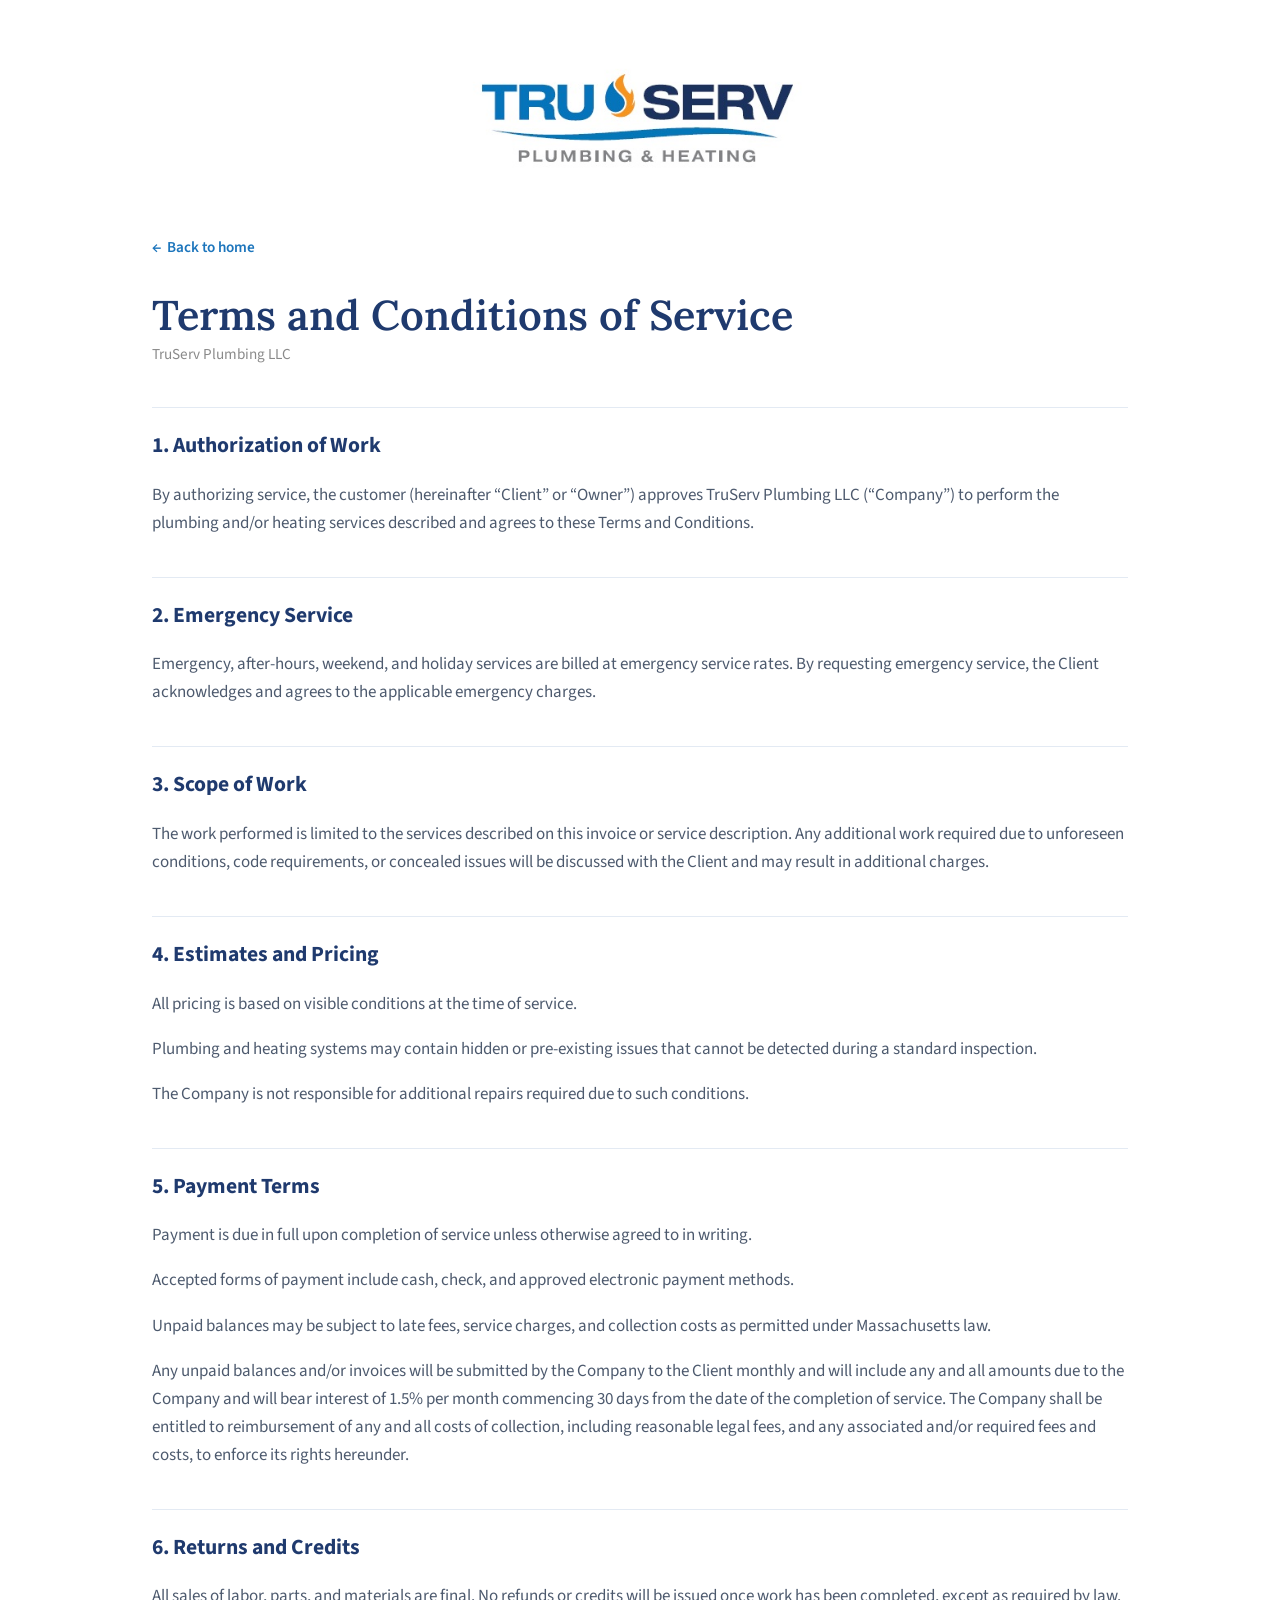
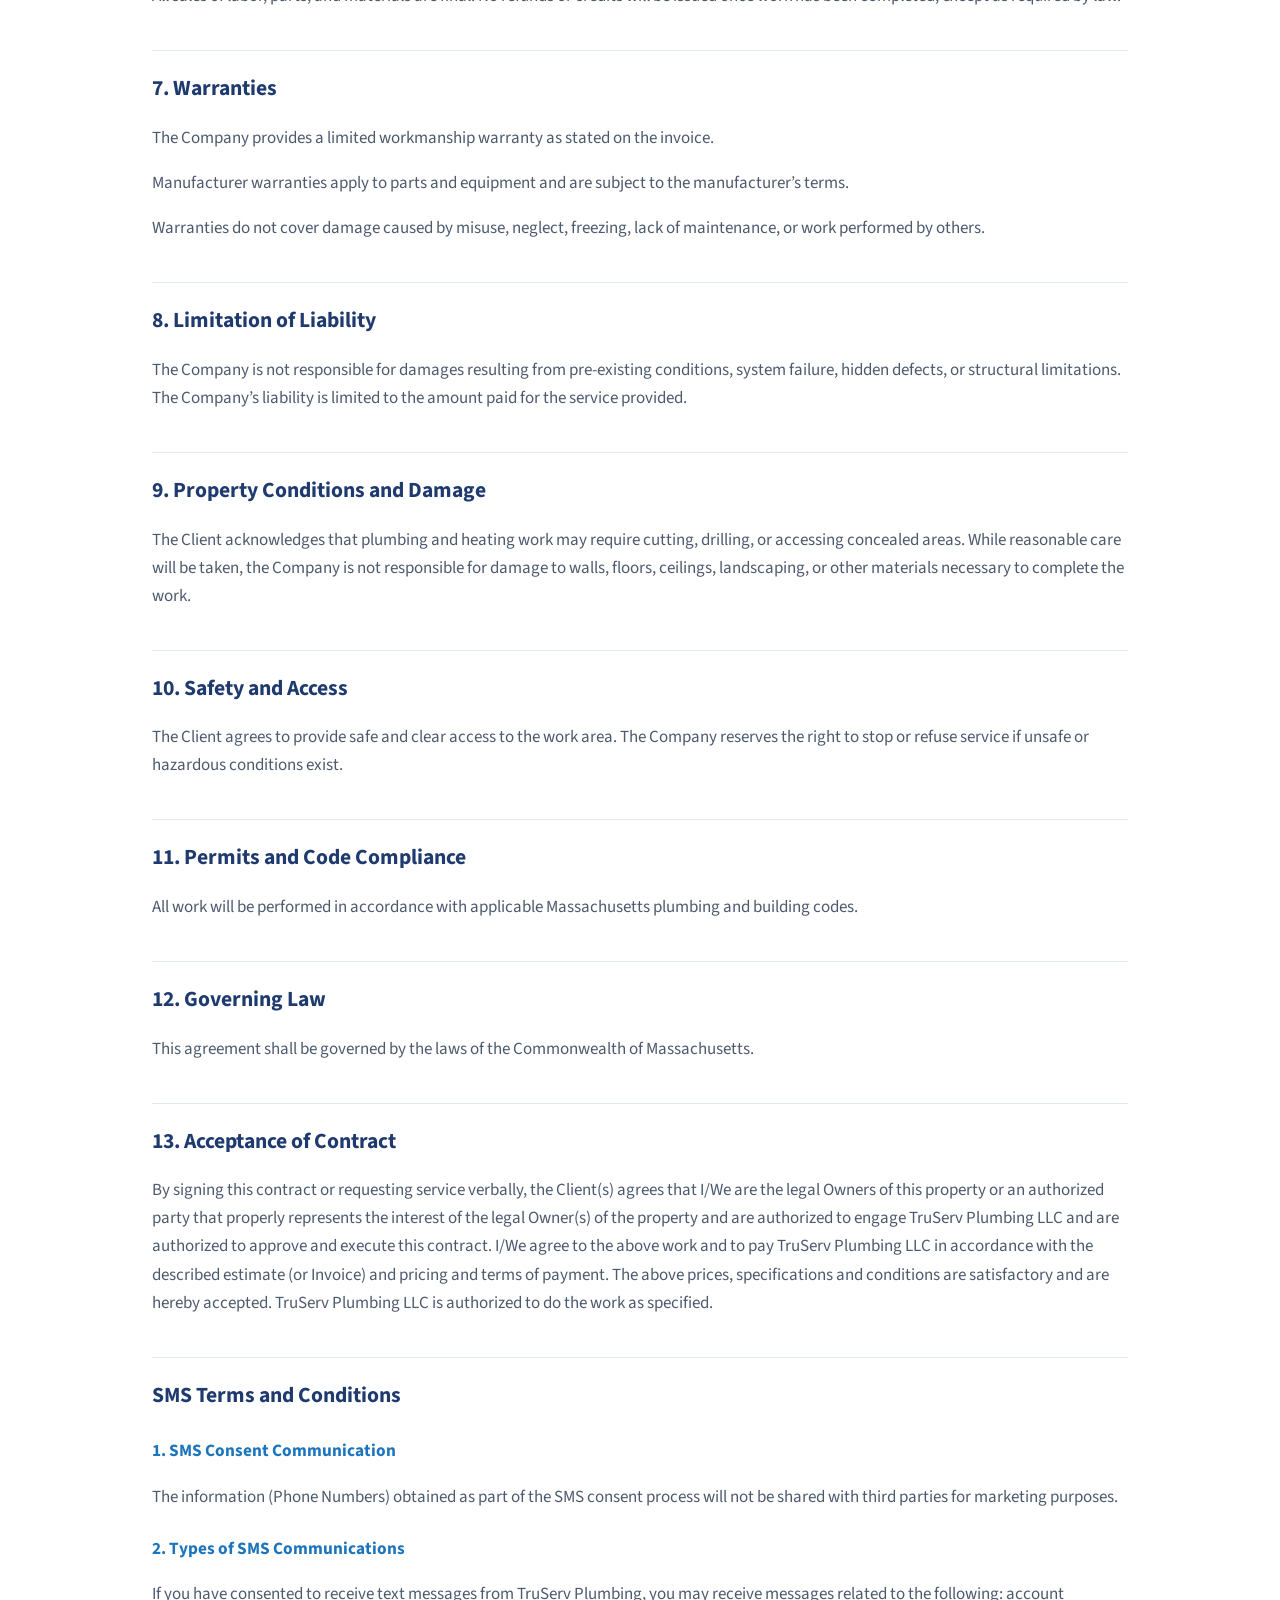
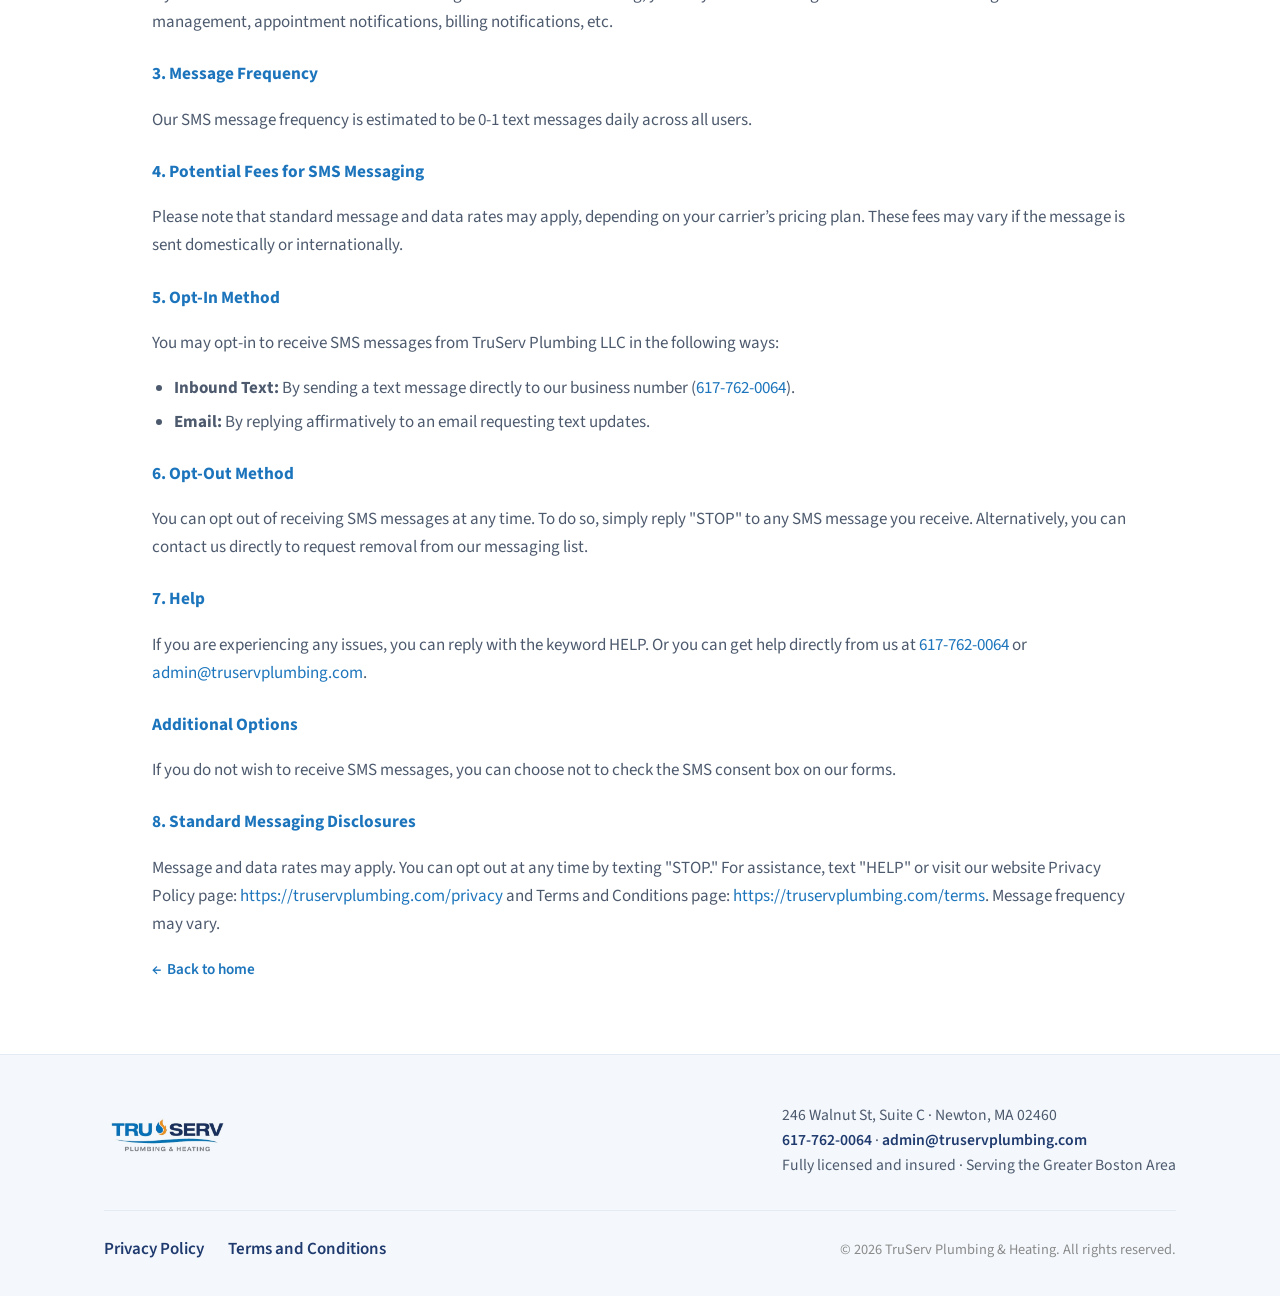
<file: terms.html>
<!DOCTYPE html>
<html lang="en">
<head>
  <meta charset="utf-8">
  <meta name="viewport" content="width=device-width, initial-scale=1">
  <title>Terms and Conditions | TruServ Plumbing &amp; Heating</title>
  <meta name="description" content="Terms and Conditions of Service for TruServ Plumbing LLC.">
  <meta name="theme-color" content="#1C75BC">
  <link rel="icon" href="assets/truserv-logo.jpg">

  <link rel="preconnect" href="https://fonts.googleapis.com">
  <link rel="preconnect" href="https://fonts.gstatic.com" crossorigin>
  <link rel="stylesheet"
        href="https://fonts.googleapis.com/css2?family=Lora:wght@500;600;700&family=Source+Sans+3:wght@400;600;700&display=swap">
  <link rel="stylesheet" href="styles.css">
</head>
<body>
  <header class="site-header">
    <a href="index.html" aria-label="TruServ Plumbing &amp; Heating, home">
      <img class="logo" src="assets/truserv-logo.jpg"
           alt="TruServ Plumbing &amp; Heating logo"
           width="439" height="156">
    </a>
  </header>

  <main class="doc">
    <a class="back-link" href="index.html">Back to home</a>

    <h1>Terms and Conditions of Service</h1>
    <p class="updated">TruServ Plumbing LLC</p>

    <h2>1. Authorization of Work</h2>
    <p>By authorizing service, the customer (hereinafter “Client” or “Owner”) approves TruServ Plumbing LLC (“Company”) to perform the plumbing and/or heating services described and agrees to these Terms and Conditions.</p>

    <h2>2. Emergency Service</h2>
    <p>Emergency, after-hours, weekend, and holiday services are billed at emergency service rates. By requesting emergency service, the Client acknowledges and agrees to the applicable emergency charges.</p>

    <h2>3. Scope of Work</h2>
    <p>The work performed is limited to the services described on this invoice or service description. Any additional work required due to unforeseen conditions, code requirements, or concealed issues will be discussed with the Client and may result in additional charges.</p>

    <h2>4. Estimates and Pricing</h2>
    <p>All pricing is based on visible conditions at the time of service.</p>
    <p>Plumbing and heating systems may contain hidden or pre-existing issues that cannot be detected during a standard inspection.</p>
    <p>The Company is not responsible for additional repairs required due to such conditions.</p>

    <h2>5. Payment Terms</h2>
    <p>Payment is due in full upon completion of service unless otherwise agreed to in writing.</p>
    <p>Accepted forms of payment include cash, check, and approved electronic payment methods.</p>
    <p>Unpaid balances may be subject to late fees, service charges, and collection costs as permitted under Massachusetts law.</p>
    <p>Any unpaid balances and/or invoices will be submitted by the Company to the Client monthly and will include any and all amounts due to the Company and will bear interest of 1.5% per month commencing 30 days from the date of the completion of service. The Company shall be entitled to reimbursement of any and all costs of collection, including reasonable legal fees, and any associated and/or required fees and costs, to enforce its rights hereunder.</p>

    <h2>6. Returns and Credits</h2>
    <p>All sales of labor, parts, and materials are final. No refunds or credits will be issued once work has been completed, except as required by law.</p>

    <h2>7. Warranties</h2>
    <p>The Company provides a limited workmanship warranty as stated on the invoice.</p>
    <p>Manufacturer warranties apply to parts and equipment and are subject to the manufacturer’s terms.</p>
    <p>Warranties do not cover damage caused by misuse, neglect, freezing, lack of maintenance, or work performed by others.</p>

    <h2>8. Limitation of Liability</h2>
    <p>The Company is not responsible for damages resulting from pre-existing conditions, system failure, hidden defects, or structural limitations. The Company’s liability is limited to the amount paid for the service provided.</p>

    <h2>9. Property Conditions and Damage</h2>
    <p>The Client acknowledges that plumbing and heating work may require cutting, drilling, or accessing concealed areas. While reasonable care will be taken, the Company is not responsible for damage to walls, floors, ceilings, landscaping, or other materials necessary to complete the work.</p>

    <h2>10. Safety and Access</h2>
    <p>The Client agrees to provide safe and clear access to the work area. The Company reserves the right to stop or refuse service if unsafe or hazardous conditions exist.</p>

    <h2>11. Permits and Code Compliance</h2>
    <p>All work will be performed in accordance with applicable Massachusetts plumbing and building codes.</p>

    <h2>12. Governing Law</h2>
    <p>This agreement shall be governed by the laws of the Commonwealth of Massachusetts.</p>

    <h2>13. Acceptance of Contract</h2>
    <p>By signing this contract or requesting service verbally, the Client(s) agrees that I/We are the legal Owners of this property or an authorized party that properly represents the interest of the legal Owner(s) of the property and are authorized to engage TruServ Plumbing LLC and are authorized to approve and execute this contract. I/We agree to the above work and to pay TruServ Plumbing LLC in accordance with the described estimate (or Invoice) and pricing and terms of payment. The above prices, specifications and conditions are satisfactory and are hereby accepted. TruServ Plumbing LLC is authorized to do the work as specified.</p>

    <h2 id="sms">SMS Terms and Conditions</h2>

    <h3>1. SMS Consent Communication</h3>
    <p>The information (Phone Numbers) obtained as part of the SMS consent process will not be shared with third parties for marketing purposes.</p>

    <h3>2. Types of SMS Communications</h3>
    <p>If you have consented to receive text messages from TruServ Plumbing, you may receive messages related to the following: account management, appointment notifications, billing notifications, etc.</p>

    <h3>3. Message Frequency</h3>
    <p>Our SMS message frequency is estimated to be 0-1 text messages daily across all users.</p>

    <h3>4. Potential Fees for SMS Messaging</h3>
    <p>Please note that standard message and data rates may apply, depending on your carrier’s pricing plan. These fees may vary if the message is sent domestically or internationally.</p>

    <h3>5. Opt-In Method</h3>
    <p>You may opt-in to receive SMS messages from TruServ Plumbing LLC in the following ways:</p>
    <ul>
      <li><strong>Inbound Text:</strong> By sending a text message directly to our business number (<a href="tel:+16177620064">617-762-0064</a>).</li>
      <li><strong>Email:</strong> By replying affirmatively to an email requesting text updates.</li>
    </ul>

    <h3>6. Opt-Out Method</h3>
    <p>You can opt out of receiving SMS messages at any time. To do so, simply reply "STOP" to any SMS message you receive. Alternatively, you can contact us directly to request removal from our messaging list.</p>

    <h3>7. Help</h3>
    <p>If you are experiencing any issues, you can reply with the keyword HELP. Or you can get help directly from us at <a href="tel:+16177620064">617-762-0064</a> or <a href="mailto:admin@truservplumbing.com">admin@truservplumbing.com</a>.</p>

    <h3>Additional Options</h3>
    <p>If you do not wish to receive SMS messages, you can choose not to check the SMS consent box on our forms.</p>

    <h3>8. Standard Messaging Disclosures</h3>
    <p>Message and data rates may apply. You can opt out at any time by texting "STOP." For assistance, text "HELP" or visit our website Privacy Policy page: <a href="privacy.html">https://truservplumbing.com/privacy</a> and Terms and Conditions page: <a href="terms.html">https://truservplumbing.com/terms</a>. Message frequency may vary.</p>

    <a class="back-link" href="index.html">Back to home</a>
  </main>

  <footer class="site-footer">
    <div class="container">
      <div class="footer-grid">
        <div class="footer-brand">
          <img src="assets/truserv-logo.jpg" alt="TruServ Plumbing &amp; Heating" width="439" height="156">
        </div>
        <address class="footer-contact">
          246 Walnut St, Suite C · Newton, MA 02460<br>
          <a href="tel:+16177620064">617-762-0064</a> ·
          <a href="mailto:admin@truservplumbing.com">admin@truservplumbing.com</a><br>
          Fully licensed and insured · Serving the Greater Boston Area
        </address>
      </div>
      <div class="footer-bottom">
        <ul class="footer-links">
          <li><a href="privacy.html">Privacy Policy</a></li>
          <li><a href="terms.html">Terms and Conditions</a></li>
        </ul>
        <p class="copyright">© 2026 TruServ Plumbing <span class="amp">&amp;</span> Heating. All rights reserved.</p>
      </div>
    </div>
  </footer>
</body>
</html>
</file>
<file: styles.css>
/* ===========================================================
   TruServ Plumbing & Heating
   Light · refined · trustworthy. Brand palette from the logo.
   Wave motif echoed throughout. Motion is transform/opacity only
   and fully disabled under prefers-reduced-motion.
   =========================================================== */

:root {
  /* Brand palette (from logo) */
  --blue:      #1C75BC;
  --blue-dark: #155a91;
  --navy:      #1F3A6E;
  --navy-deep: #16294d;
  --orange:    #F47A20;
  --gray:      #8A8A8A;

  /* Surfaces */
  --bg:        #ffffff;
  --bg-soft:   #f4f8fc;   /* very light blue wash */
  --bg-tint:   #eef4fb;
  --ink:       #1d2430;
  --ink-soft:  #4d5a6e;
  --line:      #e3eaf3;

  --maxw: 72rem;
  --radius: 16px;
  --radius-sm: 10px;

  --font-body: "Source Sans 3", -apple-system, BlinkMacSystemFont,
               "Segoe UI", Roboto, Helvetica, Arial, sans-serif;
  --font-display: "Lora", Georgia, "Times New Roman", serif;

  --shadow-sm: 0 1px 2px rgba(31,58,110,.05), 0 4px 12px -6px rgba(31,58,110,.14);
  --shadow-md: 0 2px 4px rgba(31,58,110,.05), 0 18px 40px -18px rgba(31,58,110,.28);
  --shadow-lg: 0 30px 60px -24px rgba(31,58,110,.35);

  --ease: cubic-bezier(.22,.61,.36,1);
  --nav-h: 72px;
}

/* --------------------------------------------------------- */
*,*::before,*::after { box-sizing: border-box; }
html { -webkit-text-size-adjust: 100%; scroll-behavior: smooth; }

body {
  margin: 0;
  font-family: var(--font-body);
  font-size: 1.0625rem;
  line-height: 1.65;
  color: var(--ink);
  background: var(--bg);
  -webkit-font-smoothing: antialiased;
  text-rendering: optimizeLegibility;
  overflow-x: hidden;
}

a { color: var(--blue); text-decoration: none; transition: color .18s ease; }
a:hover { color: var(--navy); }

:focus-visible {
  outline: 3px solid var(--orange);
  outline-offset: 3px;
  border-radius: 4px;
}

img { max-width: 100%; height: auto; }
h1,h2,h3 { margin: 0; }

/* Ampersand matches the surrounding text exactly (same font, weight, size). */
.amp {
  font: inherit;
}

.container {
  width: 100%;
  max-width: var(--maxw);
  margin-inline: auto;
  padding-inline: clamp(1.25rem, 4vw, 2.5rem);
}

.skip-link {
  position: absolute; left: 1rem; top: -3rem;
  background: var(--navy); color: #fff; padding: .6rem 1rem;
  border-radius: 8px; z-index: 1000; transition: top .2s ease;
}
.skip-link:focus { top: 1rem; color: #fff; }

/* --------------------------------------------------------- */
/* Scroll-reveal primitive                                   */
/* --------------------------------------------------------- */
.reveal {
  opacity: 0;
  transform: translateY(22px);
  transition: opacity .7s var(--ease), transform .7s var(--ease);
  will-change: opacity, transform;
}
.reveal.in-view { opacity: 1; transform: none; }
/* stagger children */
.stagger > * { transition-delay: var(--d, 0ms); }

/* =========================================================== */
/* STICKY NAV                                                  */
/* =========================================================== */
.site-nav {
  position: fixed;
  inset: 0 0 auto 0;
  height: var(--nav-h);
  z-index: 100;
  display: flex;
  align-items: center;
  transition: box-shadow .35s ease;
  background: rgba(255,255,255,.94);
  backdrop-filter: saturate(140%) blur(12px);
  -webkit-backdrop-filter: saturate(140%) blur(12px);
  border-bottom: 1px solid var(--line);
}
.site-nav.scrolled {
  box-shadow: 0 6px 24px -16px rgba(31,58,110,.5);
}
.nav-inner {
  display: flex; align-items: center; gap: 1.5rem;
  width: 100%; max-width: var(--maxw);
  margin-inline: auto; padding-inline: clamp(1rem, 4vw, 2.5rem);
}
.nav-logo {
  height: 38px; width: auto; display: block;
}

.nav-links {
  display: flex; gap: 1.75rem; margin-left: auto;
  list-style: none; padding: 0;
}
.nav-links a {
  color: var(--navy); font-weight: 600; font-size: .98rem;
  position: relative; padding: .25rem 0;
}
.nav-links a::after {
  content: ""; position: absolute; left: 0; right: 100%; bottom: -2px;
  height: 2px; background: var(--blue); transition: right .25s var(--ease);
}
.nav-links a:hover { color: var(--blue); }
.nav-links a:hover::after { right: 0; }

.nav-cta {
  display: inline-flex; align-items: center; gap: .5rem;
  background: var(--blue); color: #fff;
  font-weight: 700; font-size: .98rem;
  padding: .6rem 1.1rem; border-radius: 999px;
  box-shadow: 0 8px 20px -10px rgba(28,117,188,.8);
  transition: background .2s ease, transform .2s ease, box-shadow .2s ease;
  white-space: nowrap;
}
.nav-cta:hover { background: var(--blue-dark); color: #fff; transform: translateY(-1px); }
.nav-cta svg { flex: 0 0 auto; }
.nav-links + .nav-cta { margin-left: 0; }
.nav-logo + .nav-links { margin-left: auto; }

/* =========================================================== */
/* HERO                                                        */
/* =========================================================== */
.hero {
  position: relative;
  display: grid;
  grid-template-columns: 1fr 1fr;
  min-height: min(80vh, 700px);
  overflow: hidden;
  padding-top: var(--nav-h);   /* clear the fixed nav */
}

/* Full-bleed photo behind everything. */
.hero-media { position: absolute; inset: 0; z-index: 0; }
.hero-media img {
  width: 100%; height: 100%; object-fit: cover;
  object-position: 50% 40%; display: block;
}
/* One continuous gradient across the whole hero: clear over the van, solid
   navy at the far-right edge — no seam between photo and text. */
.hero-media::after {
  content: ""; position: absolute; inset: 0; pointer-events: none;
  background: linear-gradient(90deg,
    rgba(22,41,77,0) 38%,
    rgba(22,41,77,.65) 50%,
    rgba(22,41,77,.96) 64%,
    var(--navy-deep) 78%);
}

.hero-panel {
  position: relative; z-index: 1;
  grid-column: 2;
  display: flex; align-items: center;
  padding: clamp(2.5rem, 5vw, 4rem) clamp(1.5rem, 5vw, 4rem);
  color: #fff;
}
.hero-content { width: 100%; max-width: 34rem; text-align: left; }

.tagline {
  font-family: var(--font-display);
  font-weight: 600;
  font-size: clamp(2.1rem, 4.2vw, 3.2rem);
  line-height: 1.1;
  letter-spacing: -0.01em;
  color: #fff;
}
/* Orange accent bar under the hero headline (echoes the logo flame). */
.hero-content .tagline::after {
  content: ""; display: block;
  width: 64px; height: 4px; border-radius: 4px;
  background: var(--orange);
  margin: 1rem auto 0 0;
}

.subline {
  font-size: clamp(.95rem, 1.5vw, 1.1rem);
  font-weight: 600; letter-spacing: .05em; text-transform: uppercase;
  color: #9ec6ec; margin-top: 1.1rem;
}

.hero-actions {
  display: flex; flex-wrap: wrap; gap: .9rem;
  justify-content: flex-start; margin-top: 2rem;
}
.btn {
  display: inline-flex; align-items: center; gap: .6rem;
  font-weight: 700; font-size: 1.05rem;
  padding: .85rem 1.6rem; border-radius: 999px;
  transition: transform .2s ease, background .2s ease, box-shadow .2s ease, color .2s ease;
}
.btn-primary {
  background: var(--blue); color: #fff;
  box-shadow: 0 14px 30px -12px rgba(0,0,0,.5);
}
.btn-primary:hover { background: var(--blue-dark); color: #fff; transform: translateY(-2px); }
.btn-ghost {
  background: rgba(255,255,255,.12); color: #fff;
  border: 1.5px solid rgba(255,255,255,.5); box-shadow: none;
  -webkit-backdrop-filter: blur(2px); backdrop-filter: blur(2px);
}
.btn-ghost:hover { background: rgba(255,255,255,.22); color: #fff; border-color: #fff; transform: translateY(-2px); }

.hero-address {
  font-style: normal; color: #cfe0f3;
  margin-top: 1.6rem; line-height: 1.5; font-size: 1rem;
}
.hero-address strong { color: #fff; }

/* Stack the hero (photo on top, panel below) on smaller screens. */
@media (max-width: 880px) {
  .hero { display: block; min-height: 0; }
  /* Taller, near-square banner so the wide photo crops to the centered
     technicians + van instead of showing a lot of empty road. */
  .hero-media { position: static; aspect-ratio: 4 / 3; max-height: 60vh; }
  .hero-media img { object-position: 5% 45%; }
  .hero-media::after { display: none; }
  .hero-panel {
    background: linear-gradient(160deg, var(--navy) 0%, var(--navy-deep) 100%);
    text-align: center;
    margin-top: -1px;   /* cover sub-pixel hairline between photo and panel */
  }
  .hero-content { max-width: none; text-align: center; }
  .hero-content .tagline::after { margin-inline: auto; }
  .hero-actions { justify-content: center; }
}

/* =========================================================== */
/* WAVE DIVIDERS                                               */
/* =========================================================== */
.wave-divider { display: block; width: 100%; line-height: 0; }
.wave-divider svg { display: block; width: 100%; height: clamp(40px, 5vw, 60px); }

/* =========================================================== */
/* SECTIONS (generic)                                          */
/* =========================================================== */
.section { padding: clamp(2.75rem, 5vw, 4.25rem) 0; position: relative; }
.section[id] { scroll-margin-top: var(--nav-h); }
/* A wave divider already separates these sections, so pull the content
   up close to it instead of stacking full padding on top. */
.wave-divider + .section { padding-top: clamp(1.25rem, 2.5vw, 1.75rem); }

/* Logo is a JPG on white — multiply blends the white into light
   backgrounds so it never shows a hard rectangle. */
.hero-logo, .nav-logo, .footer-brand img { mix-blend-mode: multiply; }
.section.tint { background: var(--bg-soft); }
.section.navy {
  background:
    radial-gradient(70% 120% at 50% 0%, rgba(28,117,188,.25) 0%, rgba(28,117,188,0) 60%),
    linear-gradient(160deg, var(--navy) 0%, var(--navy-deep) 100%);
  color: #fff;
}

.section-head { text-align: center; max-width: 42rem; margin: 0 auto clamp(2rem,5vw,3rem); }
.eyebrow {
  display: inline-block;
  font-size: 1.05rem; font-weight: 700; letter-spacing: .14em;
  text-transform: uppercase; color: var(--orange);
  margin-bottom: .85rem;
}
.navy .eyebrow { color: #ff9e57; }
.section-title {
  font-family: var(--font-display); font-weight: 600;
  font-size: clamp(1.7rem, 4.5vw, 2.6rem); line-height: 1.12;
  letter-spacing: -0.015em; color: var(--navy);
}
.navy .section-title { color: #fff; }
.section-sub { margin-top: .9rem; color: var(--ink-soft); font-size: 1.08rem; }
.navy .section-sub { color: #c9d8ec; }

/* =========================================================== */
/* SERVICES                                                    */
/* =========================================================== */
.cards {
  display: flex;
  flex-wrap: wrap;
  justify-content: center;
  gap: 1.25rem;
}
.card {
  flex: 0 1 22rem;
  background: #fff;
  border-radius: var(--radius); padding: 1.75rem;
  box-shadow: 0 1px 2px rgba(31,58,110,.05), 0 10px 28px -14px rgba(31,58,110,.22);
  transition: transform .3s var(--ease), box-shadow .3s var(--ease);
  position: relative; overflow: hidden;
}
/* Accent cap fills the full top edge cleanly; its corners match the card's
   radius and it reaches flush to the edge (no border hairline above it). */
.card::before {
  content: ""; position: absolute; top: 0; left: 0; right: 0; height: 6px;
  background: linear-gradient(90deg, var(--blue), var(--orange));
  border-radius: var(--radius) var(--radius) 0 0;
  transform: scaleX(0); transform-origin: left; transition: transform .35s var(--ease);
}
.card:hover { transform: translateY(-6px); box-shadow: var(--shadow-md); }
.card:hover::before { transform: scaleX(1); }

.card-icon {
  width: 52px; height: 52px; border-radius: 13px;
  display: grid; place-items: center; margin-bottom: 1.1rem;
  background: var(--bg-tint); color: var(--blue);
  transition: background .3s ease, color .3s ease;
}
.card:hover .card-icon { background: var(--orange); color: #fff; }
.card-icon svg { width: 28px; height: 28px; }
.card h3 { font-size: 1.2rem; color: var(--navy); margin-bottom: .4rem; }
.card p { margin: 0; color: var(--ink-soft); font-size: 1rem; }

/* =========================================================== */
/* EVERYDAY FLAT-RATE SERVICES                                 */
/* =========================================================== */
.flat-rates { margin-top: clamp(2.5rem, 5vw, 3.5rem); }
.flat-rates-head { text-align: center; max-width: 36rem; margin: 0 auto 1.75rem; }
.flat-rates-head h3 {
  font-family: var(--font-display); font-weight: 600;
  font-size: clamp(1.35rem, 3vw, 1.75rem); color: var(--navy);
}
.flat-rates-head p { margin: .5rem 0 0; color: var(--ink-soft); }

/* Condensed pill buttons — each opens the fixture pop-up. */
.fixture-btns {
  display: flex; flex-wrap: wrap; gap: .65rem;
  justify-content: center; max-width: 46rem; margin: 0 auto;
}
.fixture-btn {
  font: inherit; font-weight: 600; font-size: .98rem;
  color: var(--navy); background: #fff;
  border: 1px solid var(--line); border-radius: 999px;
  padding: .55rem 1.15rem; cursor: pointer;
  box-shadow: var(--shadow-sm);
  transition: transform .2s ease, color .2s ease, border-color .2s ease;
}
.fixture-btn:hover { transform: translateY(-2px); color: var(--blue); border-color: var(--blue); }

/* "See fixture options" link inside the Plumbing Repairs card. */
.card-more {
  font: inherit; font-weight: 700; font-size: .95rem;
  color: var(--blue); background: none; border: 0; padding: 0;
  margin-top: .9rem; cursor: pointer;
  transition: color .2s ease;
}
.card-more:hover { color: var(--orange); }

/* =========================================================== */
/* FIXTURE OPTIONS POP-UP                                      */
/* =========================================================== */
.fixture-modal {
  border: 0; padding: 0;
  width: min(92vw, 34rem);
  max-height: min(86vh, 44rem);
  border-radius: var(--radius);
  box-shadow: var(--shadow-lg);
  color: var(--ink);
}
.fixture-modal::backdrop {
  background: rgba(22,41,77,.55);
  -webkit-backdrop-filter: blur(2px); backdrop-filter: blur(2px);
}
.fm-head {
  display: flex; align-items: center; justify-content: space-between;
  gap: 1rem; padding: 1.25rem 1.5rem 1rem;
  border-bottom: 1px solid var(--line);
}
.fm-head h3 {
  font-family: var(--font-display); font-weight: 600;
  font-size: 1.3rem; color: var(--navy);
}
.fm-close {
  font-size: 1.6rem; line-height: 1; color: var(--gray);
  background: none; border: 0; cursor: pointer; padding: .2rem .5rem;
  border-radius: 8px; transition: color .2s ease;
}
.fm-close:hover { color: var(--navy); }
.fm-list {
  list-style: none; margin: 0; padding: .5rem 1.5rem;
  overflow-y: auto;
}
.fm-list li {
  display: flex; gap: .9rem; align-items: flex-start;
  padding: .8rem 0;
}
.fm-list li + li { border-top: 1px solid var(--line); }
.fm-icon {
  flex: 0 0 auto; width: 40px; height: 40px; border-radius: 10px;
  display: grid; place-items: center;
  background: var(--bg-tint); color: var(--blue);
}
.fm-icon svg { width: 22px; height: 22px; }
.fm-list h4 { margin: 0; font-size: 1rem; color: var(--navy); }
.fm-list p { margin: .15rem 0 0; font-size: .9rem; color: var(--ink-soft); }
.fm-footer {
  padding: 1rem 1.5rem 1.4rem;
  border-top: 1px solid var(--line);
  background: var(--bg-soft);
  text-align: center;
}
.fm-footer-label {
  margin: 0 0 .7rem; font-weight: 700; color: var(--navy); font-size: .98rem;
}
.fm-actions { display: flex; flex-wrap: wrap; gap: .6rem; justify-content: center; }
.fm-actions .btn { font-size: .95rem; padding: .6rem 1.2rem; }
.fm-btn-outline {
  background: #fff; color: var(--blue);
  border: 1.5px solid var(--blue);
}
.fm-btn-outline:hover { background: var(--blue); color: #fff; transform: translateY(-2px); }

/* =========================================================== */
/* OUR WORK — teaser (full gallery lives on gallery.html)      */
/* =========================================================== */
.work-teaser {
  display: grid; grid-template-columns: 1fr 1fr;
  align-items: center; gap: clamp(1.5rem, 4vw, 3rem);
}
.work-teaser-img {
  display: block; border-radius: var(--radius); overflow: hidden;
  box-shadow: var(--shadow-md);
}
.work-teaser-img img {
  display: block; width: 100%; height: 100%;
  aspect-ratio: 4 / 3; object-fit: cover;
  transition: transform .5s var(--ease);
}
.work-teaser-img:hover img { transform: scale(1.04); }
.work-teaser-cta { margin-top: 1.5rem; }
@media (max-width: 780px) {
  .work-teaser { grid-template-columns: 1fr; text-align: center; }
  .work-teaser-body .tagline::after { margin-inline: auto; }
}

/* Gallery page (gallery.html) grid: two-up inside the narrower doc column. */
.gallery.gallery-page { grid-template-columns: repeat(2, 1fr); margin-top: 1.5rem; }
@media (max-width: 560px) { .gallery.gallery-page { grid-template-columns: 1fr; } }

/* =========================================================== */
/* OUR WORK (gallery)                                          */
/* =========================================================== */
.gallery {
  display: grid;
  grid-template-columns: repeat(4, 1fr);
  gap: 1.25rem;
}
@media (max-width: 980px) { .gallery { grid-template-columns: repeat(2, 1fr); } }
@media (max-width: 520px) { .gallery { grid-template-columns: 1fr; } }
.shot {
  margin: 0; border-radius: var(--radius); overflow: hidden;
  background: #fff; box-shadow: var(--shadow-md);
  display: flex; flex-direction: column;
}
.shot-img { position: relative; aspect-ratio: 1 / 1; overflow: hidden; }
.shot-img::after {
  content: ""; position: absolute; inset: auto 0 0 0; height: 4px;
  background: linear-gradient(90deg, var(--blue), var(--orange));
  transform: scaleX(0); transform-origin: left; transition: transform .4s var(--ease);
}
.shot-img img {
  width: 100%; height: 100%; object-fit: cover; display: block;
  transition: transform .5s var(--ease);
}
.shot:hover .shot-img img { transform: scale(1.05); }
.shot:hover .shot-img::after { transform: scaleX(1); }

.shot figcaption {
  padding: .8rem 1rem 1rem;
  font-size: .92rem; line-height: 1.45; color: var(--ink-soft);
}
.gallery-note {
  text-align: center; color: var(--gray); font-style: italic;
  max-width: 40rem; margin: 1.75rem auto 0;
}

/* =========================================================== */
/* WHY US (feature list)                                       */
/* =========================================================== */
.features {
  display: grid;
  grid-template-columns: repeat(auto-fit, minmax(min(100%, 15rem), 1fr));
  gap: 1.5rem 2rem;
}
.feature { display: flex; gap: 1rem; align-items: flex-start; }
.feature-mark {
  flex: 0 0 auto; width: 44px; height: 44px; border-radius: 50%;
  display: grid; place-items: center;
  background: rgba(244,122,32,.12); color: var(--orange);
}
.feature-mark svg { width: 24px; height: 24px; }
.feature h3 { font-size: 1.12rem; color: var(--navy); margin-bottom: .25rem; }
.feature p { margin: 0; color: var(--ink-soft); font-size: 1rem; }

/* =========================================================== */
/* SERVICE AREA                                                */
/* =========================================================== */
.areas {
  display: flex; flex-wrap: wrap; gap: .65rem; justify-content: center;
  max-width: 46rem; margin: 0 auto;
}
.area-chip {
  background: #fff; border: 1px solid var(--line);
  color: var(--navy); font-weight: 600; font-size: .98rem;
  padding: .5rem 1.05rem; border-radius: 999px;
  box-shadow: var(--shadow-sm);
  transition: transform .2s ease, color .2s ease, border-color .2s ease;
}
.area-chip:hover { transform: translateY(-2px); color: var(--orange); border-color: var(--orange); }
.areas-note { text-align: center; color: var(--ink-soft); margin-top: 1.5rem; }

/* =========================================================== */
/* CTA BAND                                                    */
/* =========================================================== */
.cta { text-align: center; }
.cta .container { position: relative; z-index: 1; }
.cta-phone {
  display: inline-flex; align-items: center; gap: .7rem;
  font-size: clamp(1.8rem, 6vw, 2.6rem); font-weight: 800;
  letter-spacing: -0.01em; color: #fff; margin-top: 1.4rem;
  transition: color .2s ease, transform .2s ease;
}
.cta-phone:hover { color: #ffd9bd; transform: scale(1.02); }
.cta-phone svg { color: var(--orange); }
.cta-text-line { margin: .9rem 0 0; color: #c9d8ec; font-size: 1.02rem; }
.cta-text-line a { color: #fff; font-weight: 700; text-decoration: underline; text-underline-offset: 3px; }
.cta-text-line a:hover { color: #ffd9bd; }
.cta-meta {
  margin-top: 1.5rem; color: #c9d8ec; font-size: 1.02rem; line-height: 1.7;
}
.cta-meta a { color: #fff; font-weight: 600; }
.cta-meta a:hover { color: #ffd9bd; }
.cta-divider { color: #5e7bab; margin: 0 .65rem; }

/* =========================================================== */
/* FOOTER                                                      */
/* =========================================================== */
.site-footer {
  background: var(--bg-soft);
  border-top: 1px solid var(--line);
  padding: clamp(2.25rem, 5vw, 3rem) 0 2rem;
}
.footer-grid {
  display: flex; flex-wrap: wrap; gap: 1.5rem 2.5rem;
  align-items: center; justify-content: space-between;
}
.footer-brand img { height: 46px; width: auto; }
.footer-contact { color: var(--ink-soft); font-size: .98rem; line-height: 1.6; font-style: normal; }
.footer-contact a { color: var(--navy); font-weight: 600; }
.footer-contact a:hover { color: var(--blue); }
.footer-bottom {
  margin-top: 2rem; padding-top: 1.5rem; border-top: 1px solid var(--line);
  display: flex; flex-wrap: wrap; gap: .75rem 1.5rem;
  align-items: center; justify-content: space-between;
}
.footer-links { list-style: none; margin: 0; padding: 0; display: flex; gap: 1.5rem; flex-wrap: wrap; }
.footer-links a { font-weight: 600; color: var(--navy); }
.footer-links a:hover { color: var(--blue); }
.copyright { margin: 0; font-size: .9rem; color: var(--gray); }

/* =========================================================== */
/* LEGAL / CONTENT PAGES (privacy.html, terms.html)            */
/* =========================================================== */
.site-header { text-align: center; padding: clamp(2rem, 6vw, 3.5rem) 1.5rem 0; }
.site-header .logo { width: min(360px, 72vw); height: auto; display: inline-block; }

.doc { max-width: 64rem; margin: 0 auto; padding: clamp(1.5rem,4vw,2.5rem) 1.5rem 3rem; }
.back-link {
  display: inline-flex; align-items: center; gap: .4rem;
  font-weight: 600; font-size: .95rem; margin-bottom: 1.5rem;
}
.back-link::before { content: "←"; }

.doc h1 {
  font-family: var(--font-display); font-weight: 600;
  font-size: clamp(1.8rem, 5vw, 2.6rem); line-height: 1.1;
  color: var(--navy); margin: .5rem 0 .25rem;
}
.doc .updated { color: var(--gray); font-size: .95rem; margin: 0 0 2rem; }
.doc h2 {
  font-size: 1.35rem; color: var(--navy); margin: 2.5rem 0 .6rem;
  padding-top: 1.25rem; border-top: 1px solid var(--line); scroll-margin-top: 1rem;
}
.doc h3 { font-size: 1.08rem; color: var(--blue); margin: 1.5rem 0 .35rem; }
.doc p, .doc ul, .doc ol { color: var(--ink-soft); }
.doc ul, .doc ol { padding-left: 1.4rem; }
.doc li { margin-bottom: .35rem; }
.doc .lead { font-size: 1.1rem; color: var(--ink); }

.in-short {
  background: var(--bg-soft); border-left: 4px solid var(--blue);
  border-radius: 0 8px 8px 0; padding: .75rem 1rem; margin: .75rem 0 1rem;
  color: var(--navy); font-size: .98rem;
}
.in-short strong { color: var(--navy); }

.toc {
  background: var(--bg-soft); border: 1px solid var(--line);
  border-radius: var(--radius); padding: 1.25rem 1.5rem; margin: 1.5rem 0 2.5rem;
}
.toc h2 {
  border: 0; padding: 0; margin: 0 0 .6rem; font-size: 1rem;
  letter-spacing: .06em; text-transform: uppercase; color: var(--gray);
}
.toc ol { margin: 0; padding-left: 1.3rem; }
.toc li { margin-bottom: .3rem; }

.table-wrap { overflow-x: auto; margin: 1rem 0 1.5rem; }
table.data { width: 100%; border-collapse: collapse; font-size: .95rem; min-width: 34rem; }
table.data th, table.data td {
  text-align: left; vertical-align: top; padding: .6rem .75rem; border: 1px solid var(--line);
}
table.data thead th { background: var(--navy); color: #fff; font-weight: 600; }
table.data td:last-child { text-align: center; font-weight: 600; }
table.data .yes { color: var(--blue); }
table.data .no  { color: var(--gray); }

.doc address.contact {
  font-style: normal; background: var(--bg-soft); border: 1px solid var(--line);
  border-radius: var(--radius); padding: 1.1rem 1.4rem; margin: 1rem 0;
  line-height: 1.5; color: var(--ink-soft);
}
.doc address.contact strong { color: var(--navy); }

/* =========================================================== */
/* RESPONSIVE                                                  */
/* =========================================================== */
@media (max-width: 720px) {
  .nav-links { display: none; }
  /* Stack the email and address on separate lines (drop the bullet). */
  .cta-meta .cta-divider { display: none; }
  .cta-email, .cta-address { display: block; }
  .cta-address { margin-top: .35rem; }
  /* Break the hero subline into two whole phrases instead of wrapping mid-phrase. */
  .subline .subline-dot { display: none; }
  .subline .subline-seg { display: block; }
  .nav-inner .nav-cta { margin-left: auto; }
}

/* =========================================================== */
/* LOAD-IN ANIMATIONS (hero) + MOTION SAFETY                   */
/* =========================================================== */
@media (prefers-reduced-motion: no-preference) {
  .hero-rise { opacity: 0; transform: translateY(18px); animation: rise .8s var(--ease) forwards; }
  .hero-rise.d1 { animation-delay: .05s; }
  .hero-rise.d2 { animation-delay: .18s; }
  .hero-rise.d3 { animation-delay: .31s; }
  .hero-rise.d4 { animation-delay: .44s; }
  .hero-rise.d5 { animation-delay: .57s; }
  @keyframes rise { to { opacity: 1; transform: none; } }
}

@media (prefers-reduced-motion: reduce) {
  html { scroll-behavior: auto; }
  .reveal { opacity: 1 !important; transform: none !important; transition: none !important; }
  .tagline-wave path { animation: none; stroke-dashoffset: 0; }
  .hero-rise { opacity: 1 !important; transform: none !important; animation: none !important; }
  *, *::before, *::after { animation-duration: .001ms !important; transition-duration: .001ms !important; }
}
</file>
